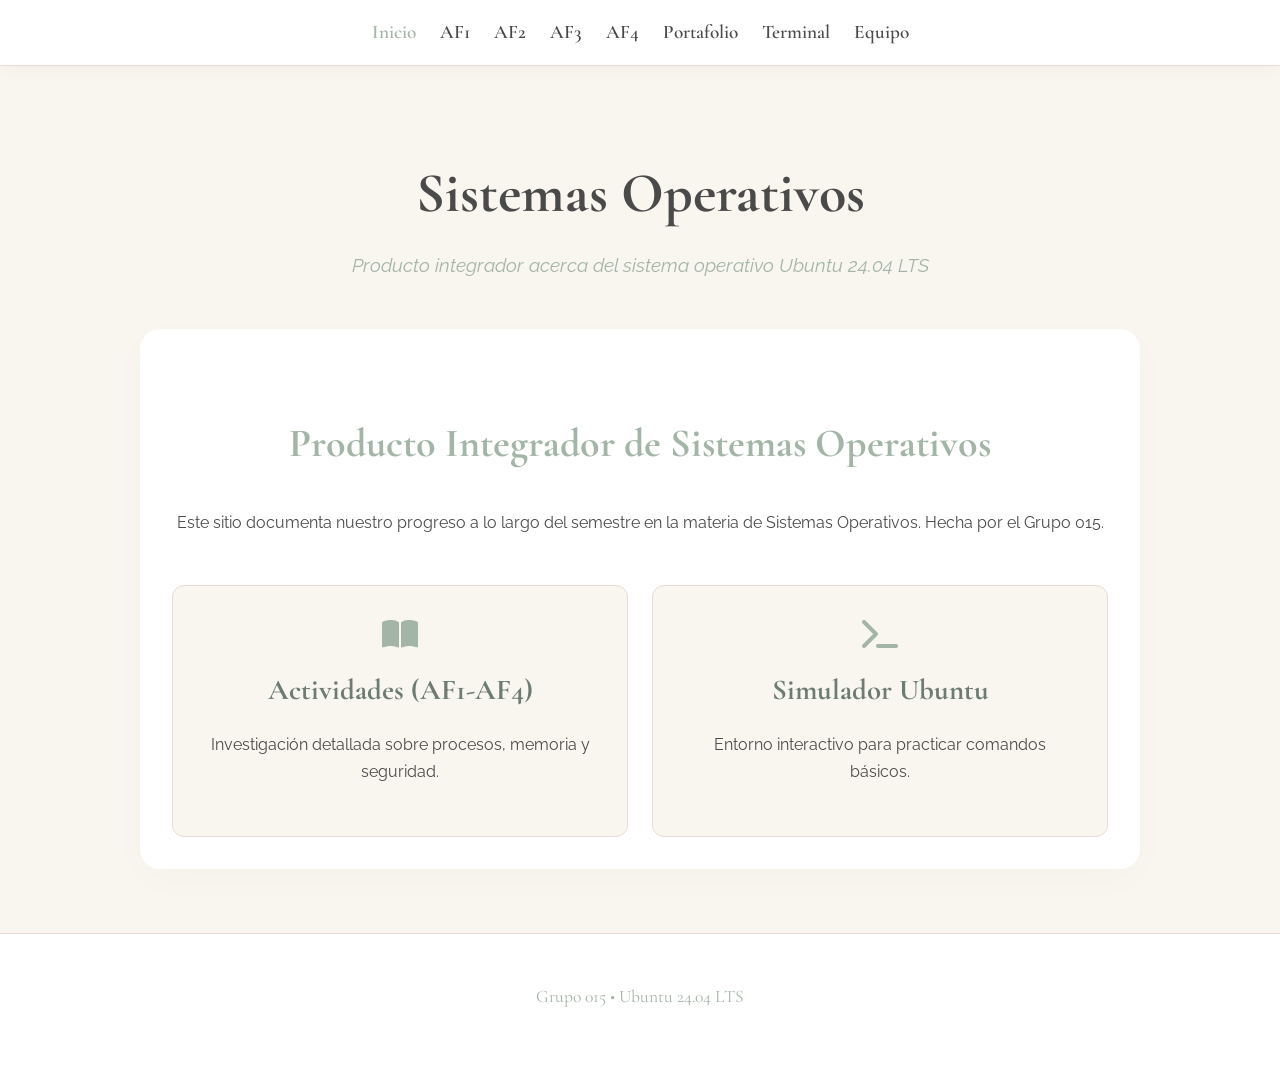
<file: index.html>
<!DOCTYPE html>
<html lang="es">
<head>
    <meta charset="UTF-8">
    <meta name="viewport" content="width=device-width, initial-scale=1.0">
    <title>Sistemas Operativos | Portafolio</title>
    <link rel="stylesheet" href="style.css">
    <link rel="stylesheet" href="https://cdnjs.cloudflare.com/ajax/libs/font-awesome/6.4.0/css/all.min.css">
</head>
<body>
    <nav>
        <a href="index.html" class="active">Inicio</a>
        <a href="af1.html">AF1</a>
        <a href="af2.html">AF2</a>
        <a href="af3.html">AF3</a>
        <a href="af4.html">AF4</a>
        <a href="actividades.html">Portafolio</a>
        <a href="terminal.html">Terminal</a>
        <a href="equipo.html">Equipo</a>
    </nav>

    <header>
        <h1>Sistemas Operativos</h1>
        <p class="subtitle">Producto integrador acerca del sistema operativo Ubuntu 24.04 LTS</p>
    </header>

    <main style="text-align: center;">
        <h2 style="border:none;">Producto Integrador de Sistemas Operativos</h2>
        <p>Este sitio documenta nuestro progreso a lo largo del semestre en la materia de Sistemas Operativos. Hecha por el Grupo 015.</p>
        <div class="grid" style="margin-top: 3rem;">
            <div class="card">
                <a href="actividades.html" style="text-decoration: none; color: inherit;">
                    <i class="fa-solid fa-book-open" style="font-size:2rem; color:var(--detail-color); margin-bottom:1rem;"></i>
                    <h3 style="margin-top:0;">Actividades (AF1-AF4)</h3>
                    <p>Investigación detallada sobre procesos, memoria y seguridad.</p>
                </a>
            </div>
            <div class="card">
                <a href="terminal.html" style="text-decoration: none; color: inherit;">
                <i class="fa-solid fa-terminal" style="font-size:2rem; color:var(--detail-color); margin-bottom:1rem;"></i>
                <h3 style="margin-top:0;">Simulador Ubuntu</h3>
                <p>Entorno interactivo para practicar comandos básicos.</p>
                </a>
            </div>
        </div>
    </main>

    <footer>
        <p>Grupo 015 • Ubuntu 24.04 LTS</p>
    </footer>
</body>
</html>
</file>
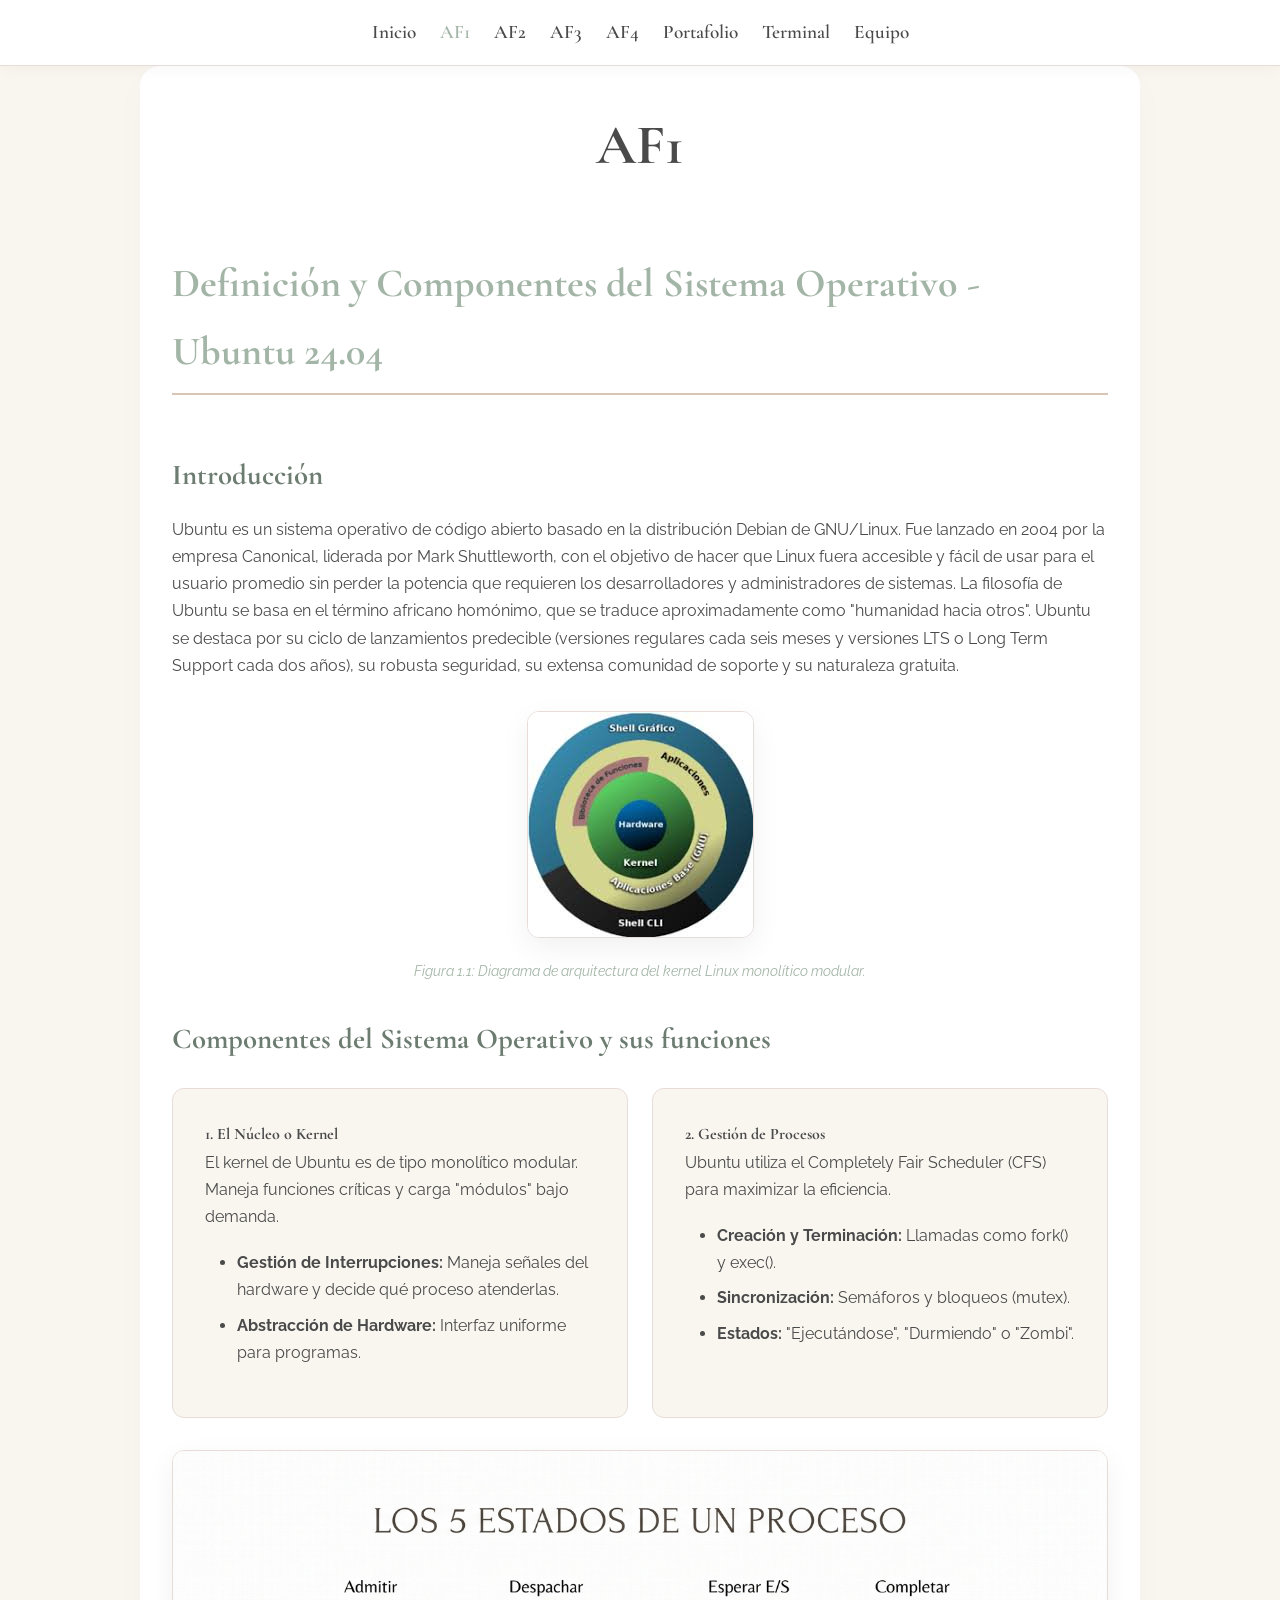
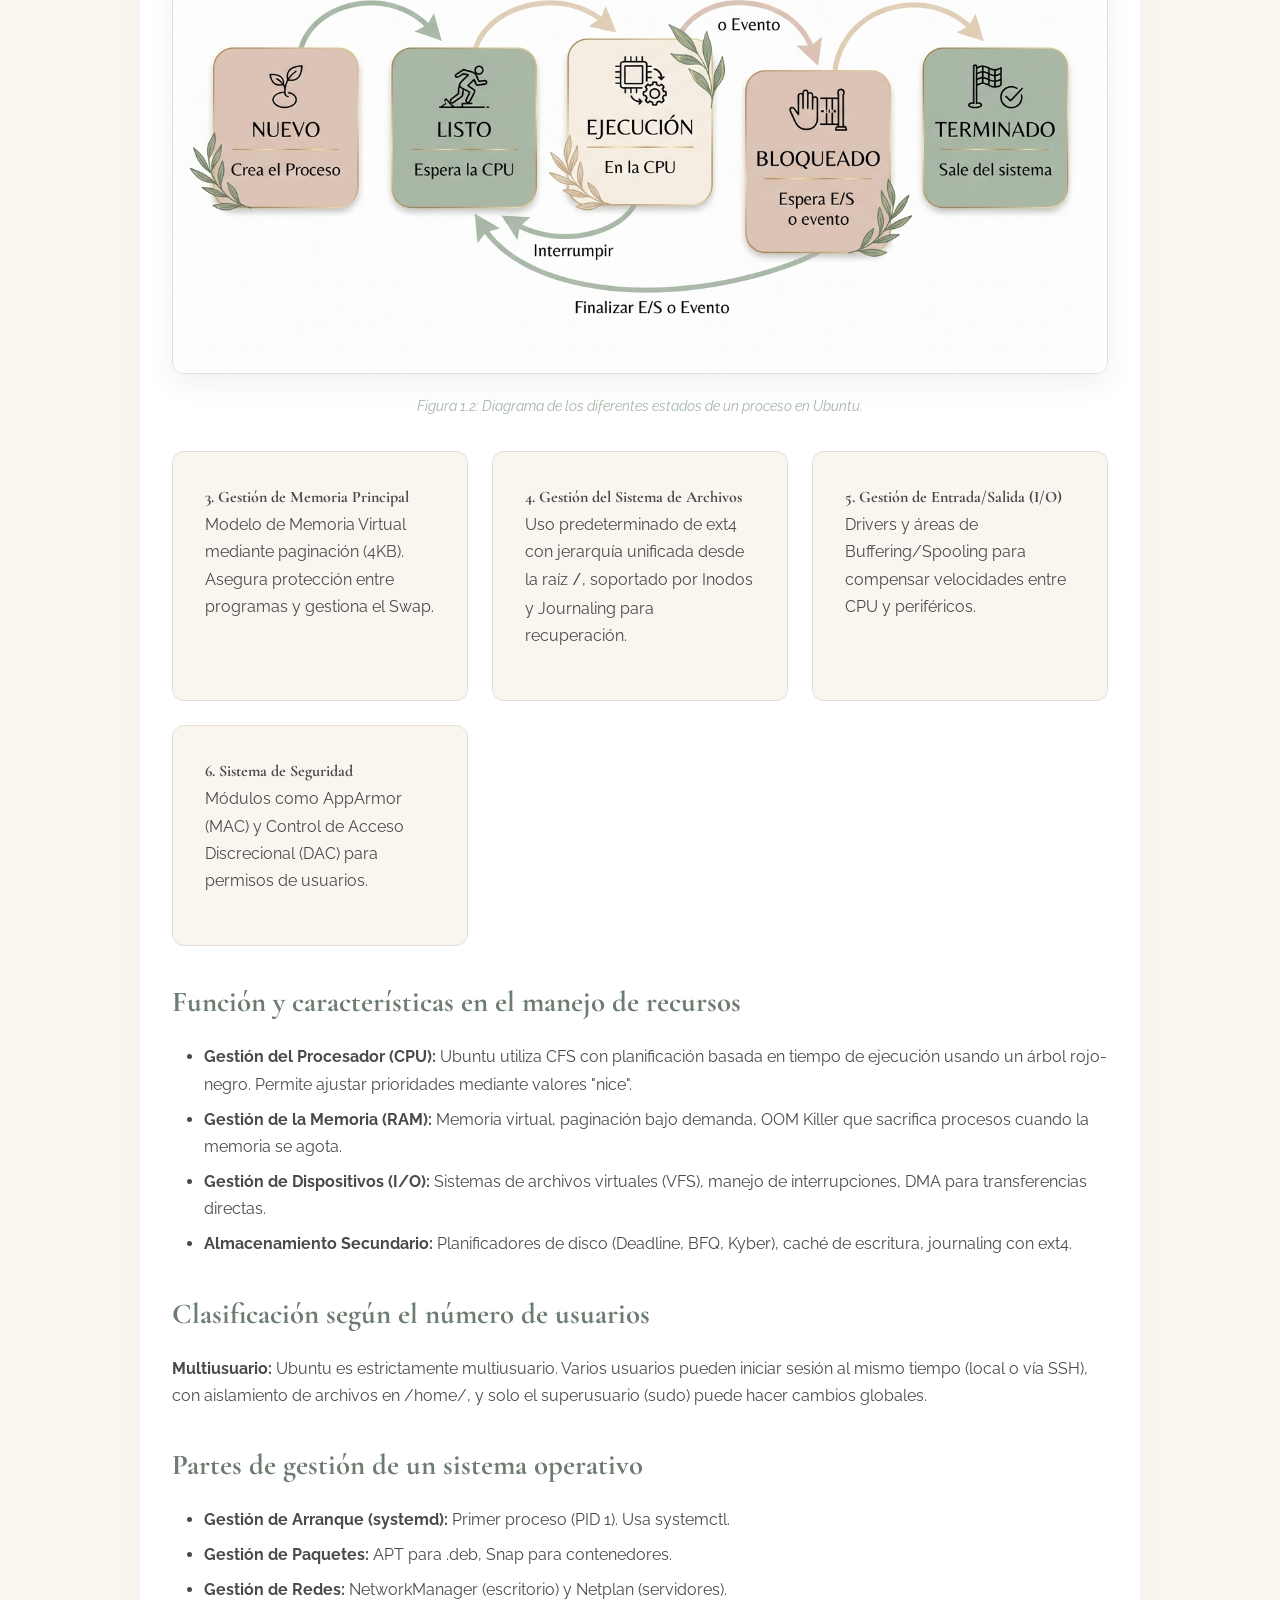
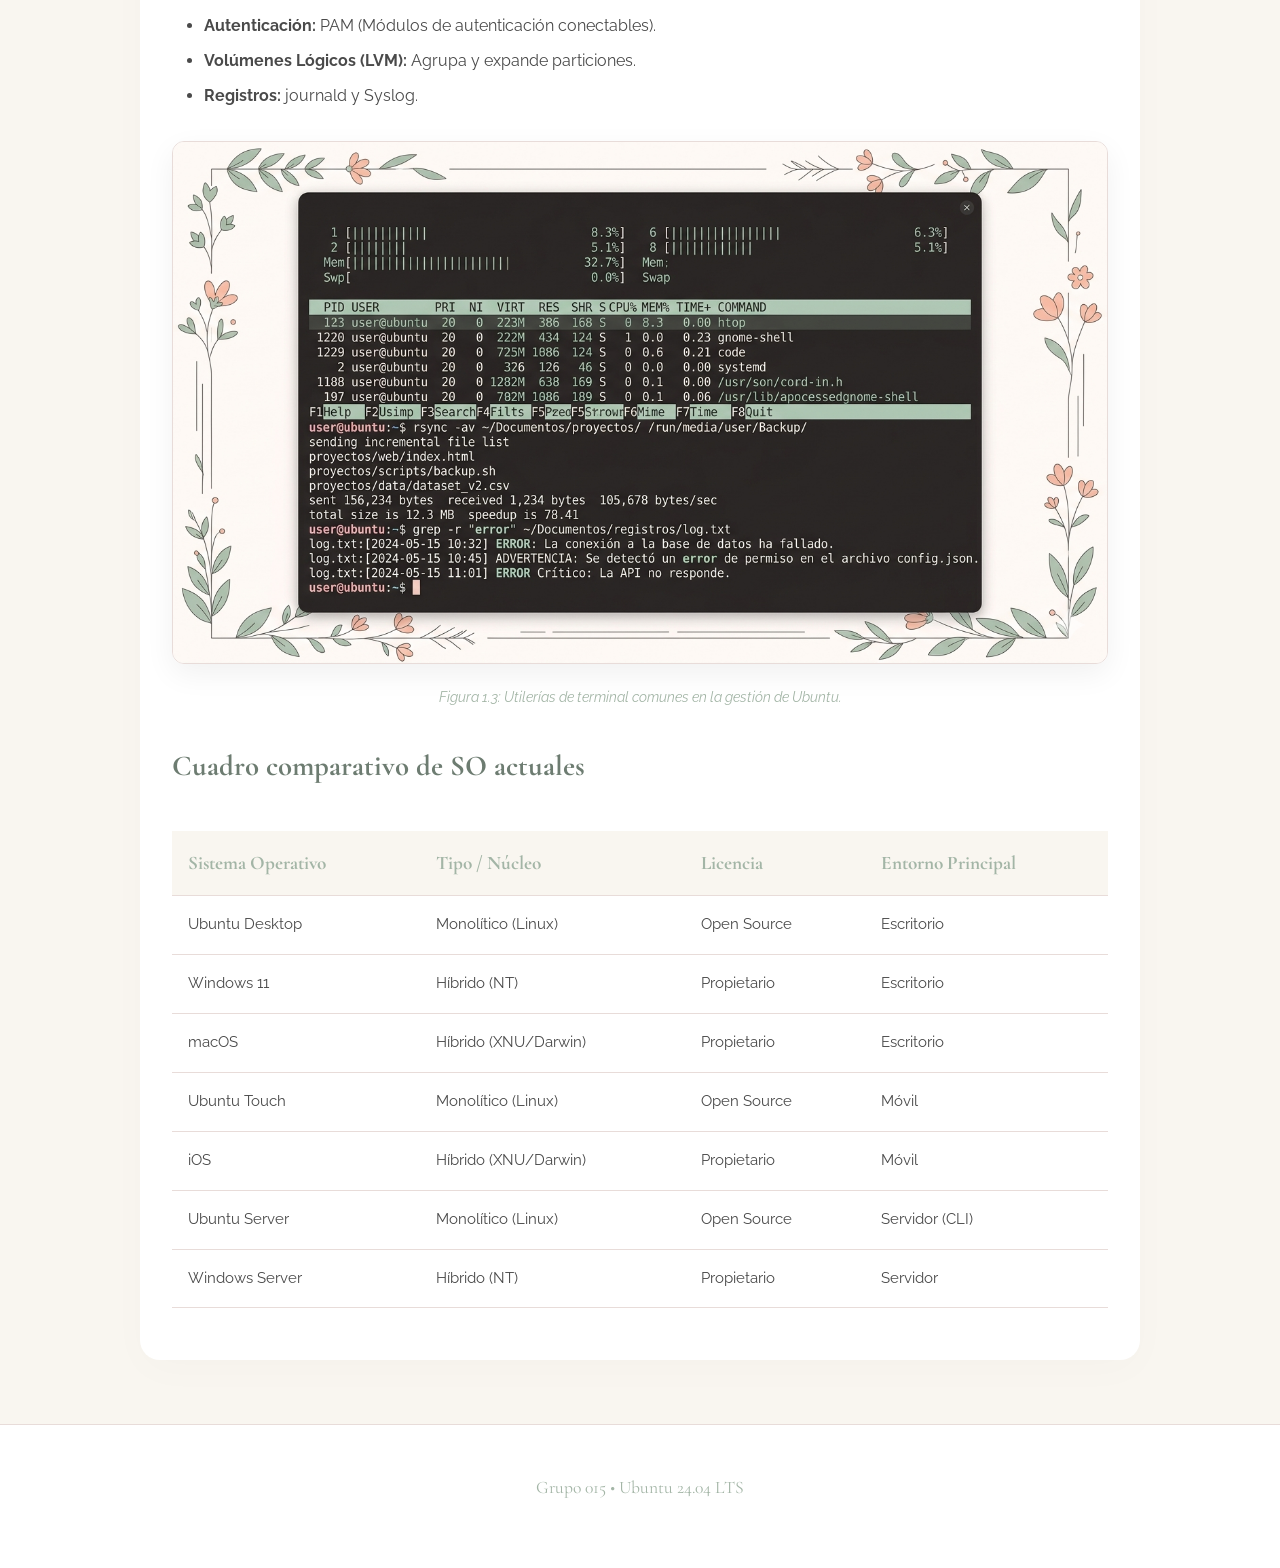
<file: af1.html>
<!DOCTYPE html>
<html lang="es">
<head>
    <meta charset="UTF-8">
    <meta name="viewport" content="width=device-width, initial-scale=1.0">
    <title>AF1 | Sistemas Operativos</title>
    <link rel="stylesheet" href="style.css">
</head>
<body>
    <nav>
        <a href="index.html">Inicio</a>
        <a href="af1.html" class="active">AF1</a>
        <a href="af2.html">AF2</a>
        <a href="af3.html">AF3</a>
        <a href="af4.html">AF4</a>
        <a href="actividades.html">Portafolio</a>
        <a href="terminal.html">Terminal</a>
        <a href="equipo.html">Equipo</a>
    </nav>

    <main>
        <h1>AF1</h1>
        <h2>Definición y Componentes del Sistema Operativo - Ubuntu 24.04</h2>
        
        <h3>Introducción</h3>
        <p>Ubuntu es un sistema operativo de código abierto basado en la distribución Debian de GNU/Linux. Fue lanzado en 2004 por la empresa Canonical, liderada por Mark Shuttleworth, con el objetivo de hacer que Linux fuera accesible y fácil de usar para el usuario promedio sin perder la potencia que requieren los desarrolladores y administradores de sistemas. La filosofía de Ubuntu se basa en el término africano homónimo, que se traduce aproximadamente como "humanidad hacia otros". Ubuntu se destaca por su ciclo de lanzamientos predecible (versiones regulares cada seis meses y versiones LTS o Long Term Support cada dos años), su robusta seguridad, su extensa comunidad de soporte y su naturaleza gratuita.</p>

        <figure class="image-wrapper">
            <img src="Video e imágenes/images.jpg" alt="Diagrama de arquitectura del kernel Linux monolítico modular">
            <figcaption>Figura 1.1: Diagrama de arquitectura del kernel Linux monolítico modular.</figcaption>
        </figure>

        <h3>Componentes del Sistema Operativo y sus funciones</h3>
        
        <div class="grid">
            <div class="card">
                <h4>1. El Núcleo o Kernel</h4>
                <p>El kernel de Ubuntu es de tipo monolítico modular. Maneja funciones críticas y carga "módulos" bajo demanda.</p>
                <ul>
                    <li><strong>Gestión de Interrupciones:</strong> Maneja señales del hardware y decide qué proceso atenderlas.</li>
                    <li><strong>Abstracción de Hardware:</strong> Interfaz uniforme para programas.</li>
                </ul>
            </div>
            <div class="card">
                <h4>2. Gestión de Procesos</h4>
                <p>Ubuntu utiliza el Completely Fair Scheduler (CFS) para maximizar la eficiencia.</p>
                <ul>
                    <li><strong>Creación y Terminación:</strong> Llamadas como fork() y exec().</li>
                    <li><strong>Sincronización:</strong> Semáforos y bloqueos (mutex).</li>
                    <li><strong>Estados:</strong> "Ejecutándose", "Durmiendo" o "Zombi".</li>
                </ul>
            </div>
        </div>

        <figure class="image-wrapper">
            <img src="Video e imágenes/imagen-af1-estados-proceso.jpg.png" alt="Diagrama de estados de un proceso (nuevo, listo, ejecución, bloqueado, terminado)">
            <figcaption>Figura 1.2: Diagrama de los diferentes estados de un proceso en Ubuntu.</figcaption>
        </figure>

        <div class="grid">
            <div class="card">
                <h4>3. Gestión de Memoria Principal</h4>
                <p>Modelo de Memoria Virtual mediante paginación (4KB). Asegura protección entre programas y gestiona el Swap.</p>
            </div>
            <div class="card">
                <h4>4. Gestión del Sistema de Archivos</h4>
                <p>Uso predeterminado de ext4 con jerarquía unificada desde la raíz <code>/</code>, soportado por Inodos y Journaling para recuperación.</p>
            </div>
            <div class="card">
                <h4>5. Gestión de Entrada/Salida (I/O)</h4>
                <p>Drivers y áreas de Buffering/Spooling para compensar velocidades entre CPU y periféricos.</p>
            </div>
            <div class="card">
                <h4>6. Sistema de Seguridad</h4>
                <p>Módulos como AppArmor (MAC) y Control de Acceso Discrecional (DAC) para permisos de usuarios.</p>
            </div>
        </div>

        <h3>Función y características en el manejo de recursos</h3>
        <ul>
            <li><strong>Gestión del Procesador (CPU):</strong> Ubuntu utiliza CFS con planificación basada en tiempo de ejecución usando un árbol rojo-negro. Permite ajustar prioridades mediante valores "nice".</li>
            <li><strong>Gestión de la Memoria (RAM):</strong> Memoria virtual, paginación bajo demanda, OOM Killer que sacrifica procesos cuando la memoria se agota.</li>
            <li><strong>Gestión de Dispositivos (I/O):</strong> Sistemas de archivos virtuales (VFS), manejo de interrupciones, DMA para transferencias directas.</li>
            <li><strong>Almacenamiento Secundario:</strong> Planificadores de disco (Deadline, BFQ, Kyber), caché de escritura, journaling con ext4.</li>
        </ul>

        <h3>Clasificación según el número de usuarios</h3>
        <p><strong>Multiusuario:</strong> Ubuntu es estrictamente multiusuario. Varios usuarios pueden iniciar sesión al mismo tiempo (local o vía SSH), con aislamiento de archivos en /home/, y solo el superusuario (sudo) puede hacer cambios globales.</p>

        <h3>Partes de gestión de un sistema operativo</h3>
        <ul>
            <li><strong>Gestión de Arranque (systemd):</strong> Primer proceso (PID 1). Usa systemctl.</li>
            <li><strong>Gestión de Paquetes:</strong> APT para .deb, Snap para contenedores.</li>
            <li><strong>Gestión de Redes:</strong> NetworkManager (escritorio) y Netplan (servidores).</li>
            <li><strong>Autenticación:</strong> PAM (Módulos de autenticación conectables).</li>
            <li><strong>Volúmenes Lógicos (LVM):</strong> Agrupa y expande particiones.</li>
            <li><strong>Registros:</strong> journald y Syslog.</li>
        </ul>

        <figure class="image-wrapper">
            <img src="Video e imágenes/imagen-af1-utilities.jpg.png" alt="Captura de terminal mostrando comandos htop, rsync, grep">
            <figcaption>Figura 1.3: Utilerías de terminal comunes en la gestión de Ubuntu.</figcaption>
        </figure>

        <h3>Cuadro comparativo de SO actuales</h3>
        <div style="overflow-x: auto;">
            <table>
                <tr>
                    <th>Sistema Operativo</th>
                    <th>Tipo / Núcleo</th>
                    <th>Licencia</th>
                    <th>Entorno Principal</th>
                </tr>
                <tr>
                    <td>Ubuntu Desktop</td>
                    <td>Monolítico (Linux)</td>
                    <td>Open Source</td>
                    <td>Escritorio</td>
                </tr>
                <tr>
                    <td>Windows 11</td>
                    <td>Híbrido (NT)</td>
                    <td>Propietario</td>
                    <td>Escritorio</td>
                </tr>
                <tr>
                    <td>macOS</td>
                    <td>Híbrido (XNU/Darwin)</td>
                    <td>Propietario</td>
                    <td>Escritorio</td>
                </tr>
                <tr>
                    <td>Ubuntu Touch</td>
                    <td>Monolítico (Linux)</td>
                    <td>Open Source</td>
                    <td>Móvil</td>
                </tr>
                <tr>
                    <td>iOS</td>
                    <td>Híbrido (XNU/Darwin)</td>
                    <td>Propietario</td>
                    <td>Móvil</td>
                </tr>
                <tr>
                    <td>Ubuntu Server</td>
                    <td>Monolítico (Linux)</td>
                    <td>Open Source</td>
                    <td>Servidor (CLI)</td>
                </tr>
                <tr>
                    <td>Windows Server</td>
                    <td>Híbrido (NT)</td>
                    <td>Propietario</td>
                    <td>Servidor</td>
                </tr>
            </table>
        </div>
    </main>

    <footer><p>Grupo 015 • Ubuntu 24.04 LTS</p></footer>
</body>
</html>
</file>
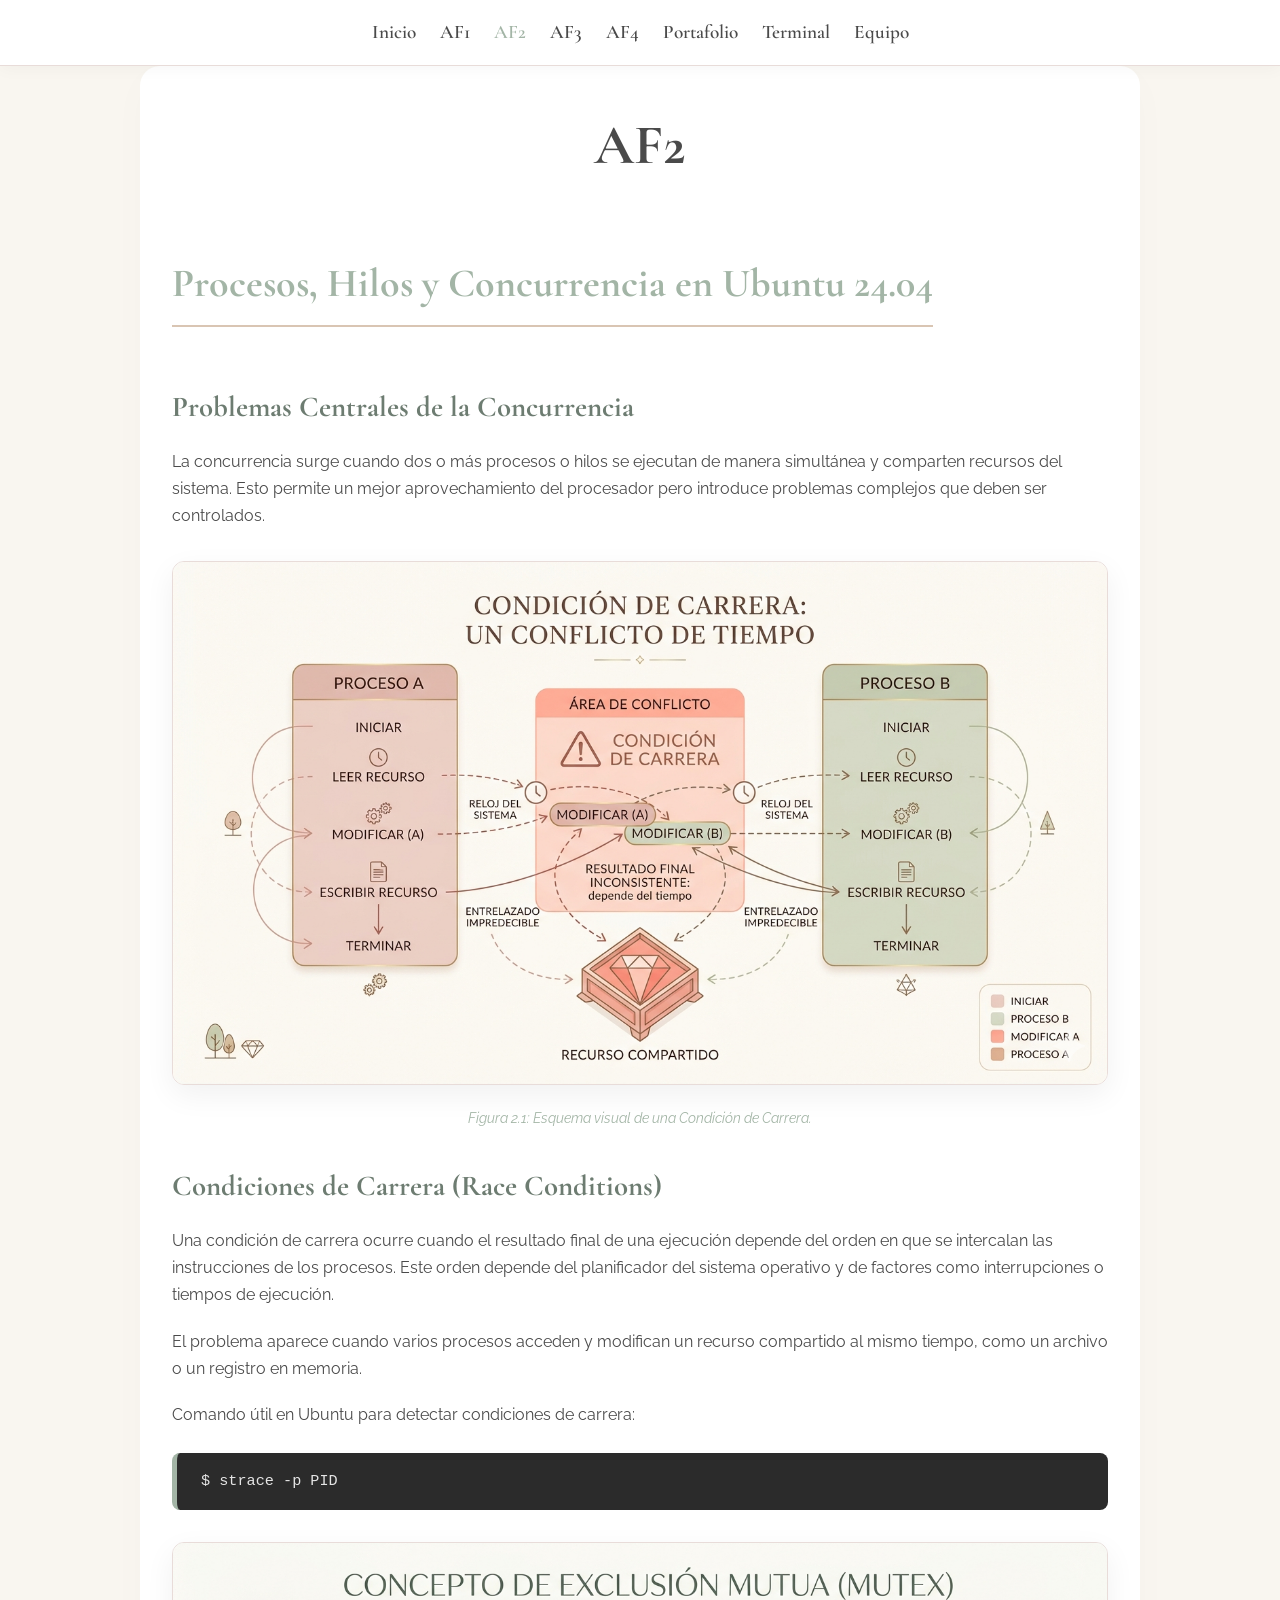
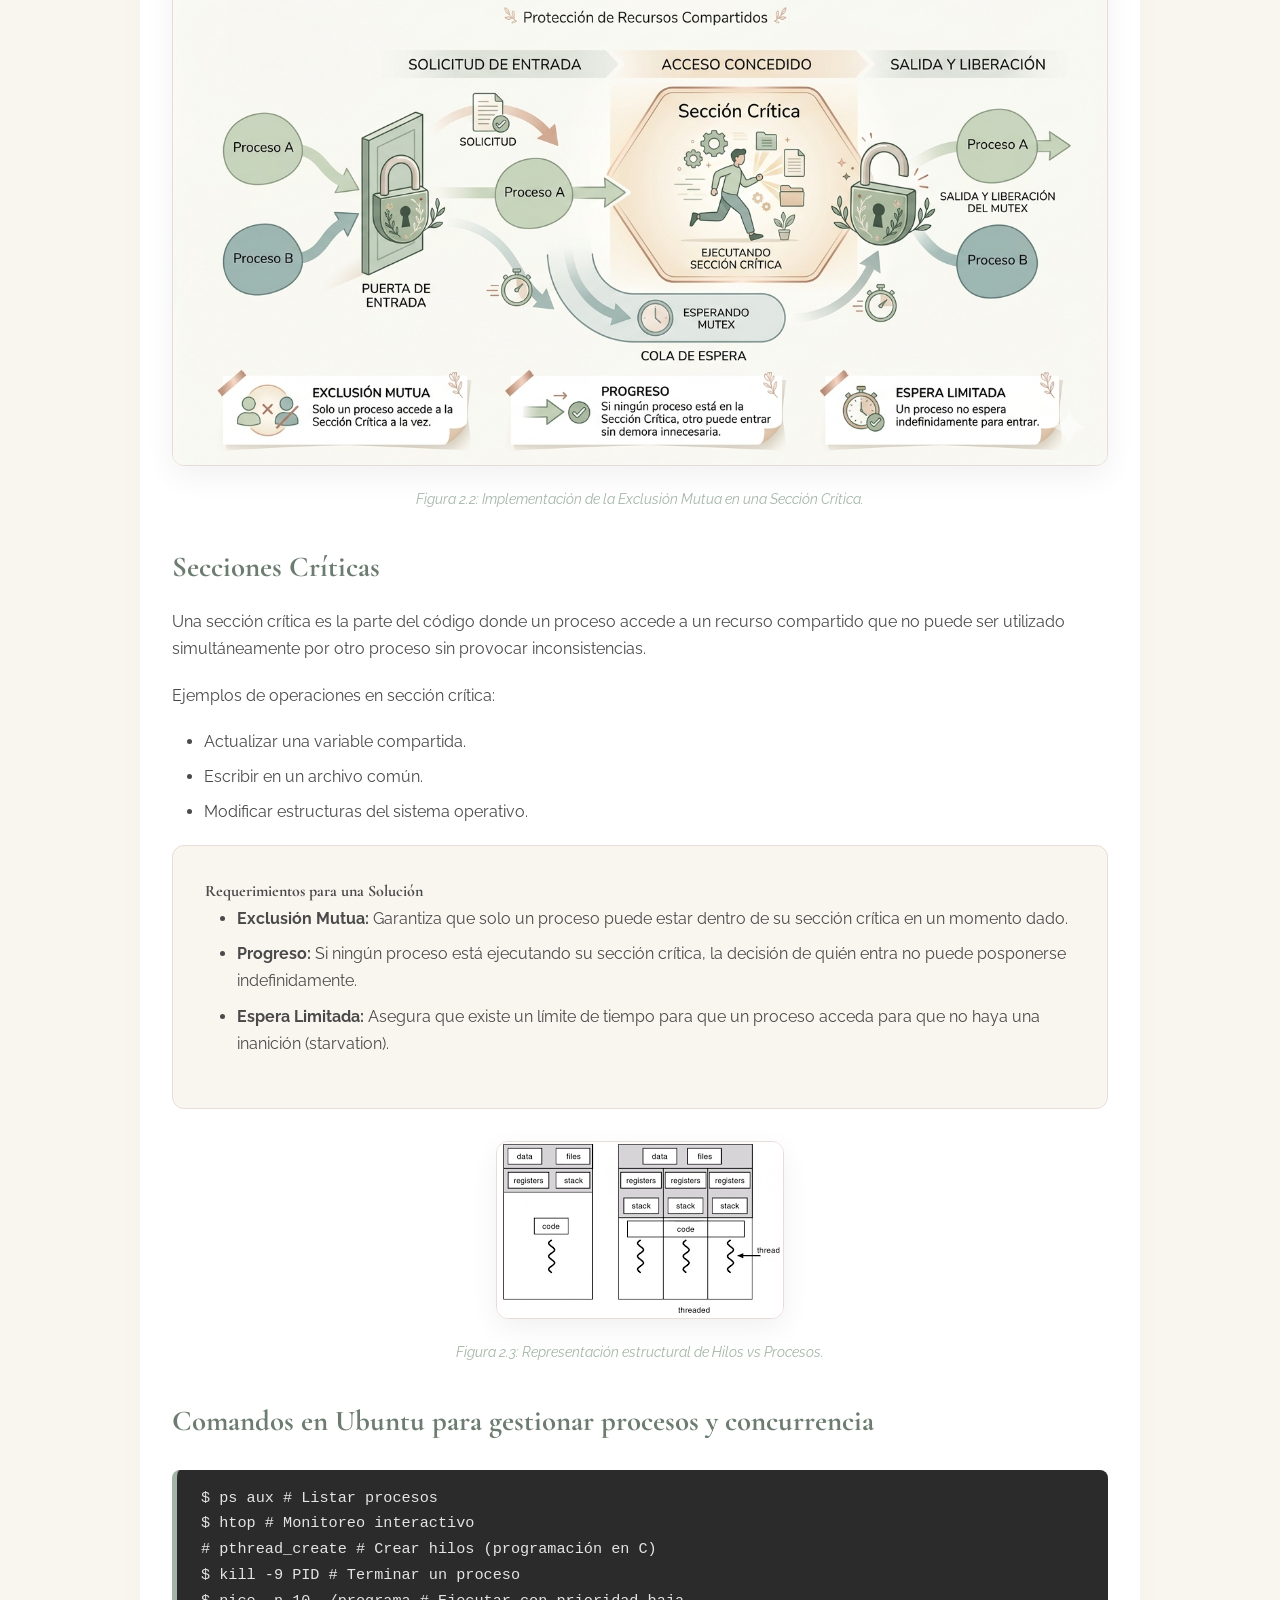
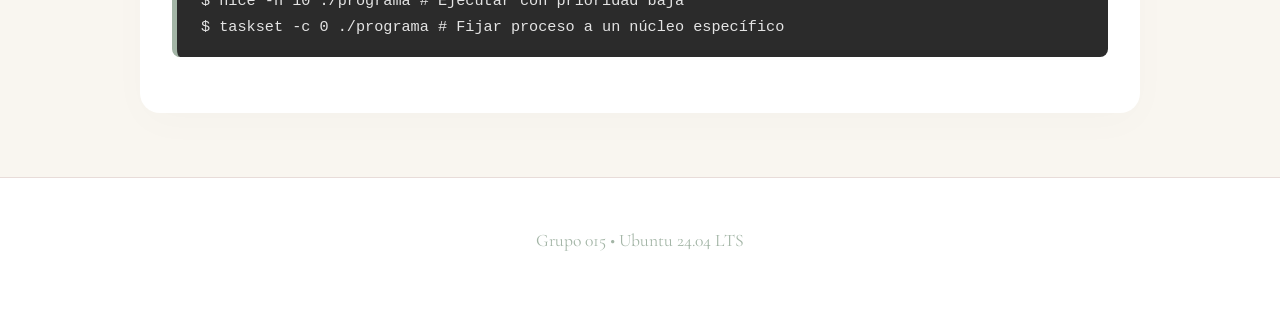
<file: af2.html>
<!DOCTYPE html>
<html lang="es">
<head>
    <meta charset="UTF-8">
    <meta name="viewport" content="width=device-width, initial-scale=1.0">
    <title>AF2 | Sistemas Operativos</title>
    <link rel="stylesheet" href="style.css">
</head>
<body>
    <nav>
        <a href="index.html">Inicio</a>
        <a href="af1.html">AF1</a>
        <a href="af2.html" class="active">AF2</a>
        <a href="af3.html">AF3</a>
        <a href="af4.html">AF4</a>
        <a href="actividades.html">Portafolio</a>
        <a href="terminal.html">Terminal</a>
        <a href="equipo.html">Equipo</a>
    </nav>

    <main>
        <h1>AF2</h1>
        <h2>Procesos, Hilos y Concurrencia en Ubuntu 24.04</h2>
        
        <h3>Problemas Centrales de la Concurrencia</h3>
        <p>La concurrencia surge cuando dos o más procesos o hilos se ejecutan de manera simultánea y comparten recursos del sistema. Esto permite un mejor aprovechamiento del procesador pero introduce problemas complejos que deben ser controlados.</p>

        <figure class="image-wrapper">
            <img src="Video e imágenes/imagen-af2-race-condition.jpg.png" alt="Esquema de condición de carrera entre dos procesos">
            <figcaption>Figura 2.1: Esquema visual de una Condición de Carrera.</figcaption>
        </figure>

        <h3>Condiciones de Carrera (Race Conditions)</h3>
        <p>Una condición de carrera ocurre cuando el resultado final de una ejecución depende del orden en que se intercalan las instrucciones de los procesos. Este orden depende del planificador del sistema operativo y de factores como interrupciones o tiempos de ejecución.</p>
        <p>El problema aparece cuando varios procesos acceden y modifican un recurso compartido al mismo tiempo, como un archivo o un registro en memoria.</p>
        
        <p>Comando útil en Ubuntu para detectar condiciones de carrera:</p>
        <div class="terminal-block">
            $ strace -p PID
        </div>
        
        <figure class="image-wrapper">
            <img src="Video e imágenes/imagen-af2-seccion-critica.jpg.png" alt="Diagrama de exclusión mutua y sección crítica">
            <figcaption>Figura 2.2: Implementación de la Exclusión Mutua en una Sección Crítica.</figcaption>
        </figure>

        <h3>Secciones Críticas</h3>
        <p>Una sección crítica es la parte del código donde un proceso accede a un recurso compartido que no puede ser utilizado simultáneamente por otro proceso sin provocar inconsistencias.</p>
        <p>Ejemplos de operaciones en sección crítica:</p>
        <ul>
            <li>Actualizar una variable compartida.</li>
            <li>Escribir en un archivo común.</li>
            <li>Modificar estructuras del sistema operativo.</li>
        </ul>

        <div class="card">
            <h4>Requerimientos para una Solución</h4>
            <ul>
                <li><strong>Exclusión Mutua:</strong> Garantiza que solo un proceso puede estar dentro de su sección crítica en un momento dado.</li>
                <li><strong>Progreso:</strong> Si ningún proceso está ejecutando su sección crítica, la decisión de quién entra no puede posponerse indefinidamente.</li>
                <li><strong>Espera Limitada:</strong> Asegura que existe un límite de tiempo para que un proceso acceda para que no haya una inanición (starvation).</li>
            </ul>
        </div>

        <figure class="image-wrapper">
            <img src="Video e imágenes/imagen-af2-hilos.jpg.png" alt="Representación de hilos vs procesos en Ubuntu">
            <figcaption>Figura 2.3: Representación estructural de Hilos vs Procesos.</figcaption>
        </figure>

        <h3>Comandos en Ubuntu para gestionar procesos y concurrencia</h3>
        <div class="terminal-block">
            $ ps aux                   # Listar procesos<br>
            $ htop                     # Monitoreo interactivo<br>
            # pthread_create           # Crear hilos (programación en C)<br>
            $ kill -9 PID              # Terminar un proceso<br>
            $ nice -n 10 ./programa    # Ejecutar con prioridad baja<br>
            $ taskset -c 0 ./programa  # Fijar proceso a un núcleo específico
        </div>
    </main>

    <footer><p>Grupo 015 • Ubuntu 24.04 LTS</p></footer>
</body>
</html>
</file>
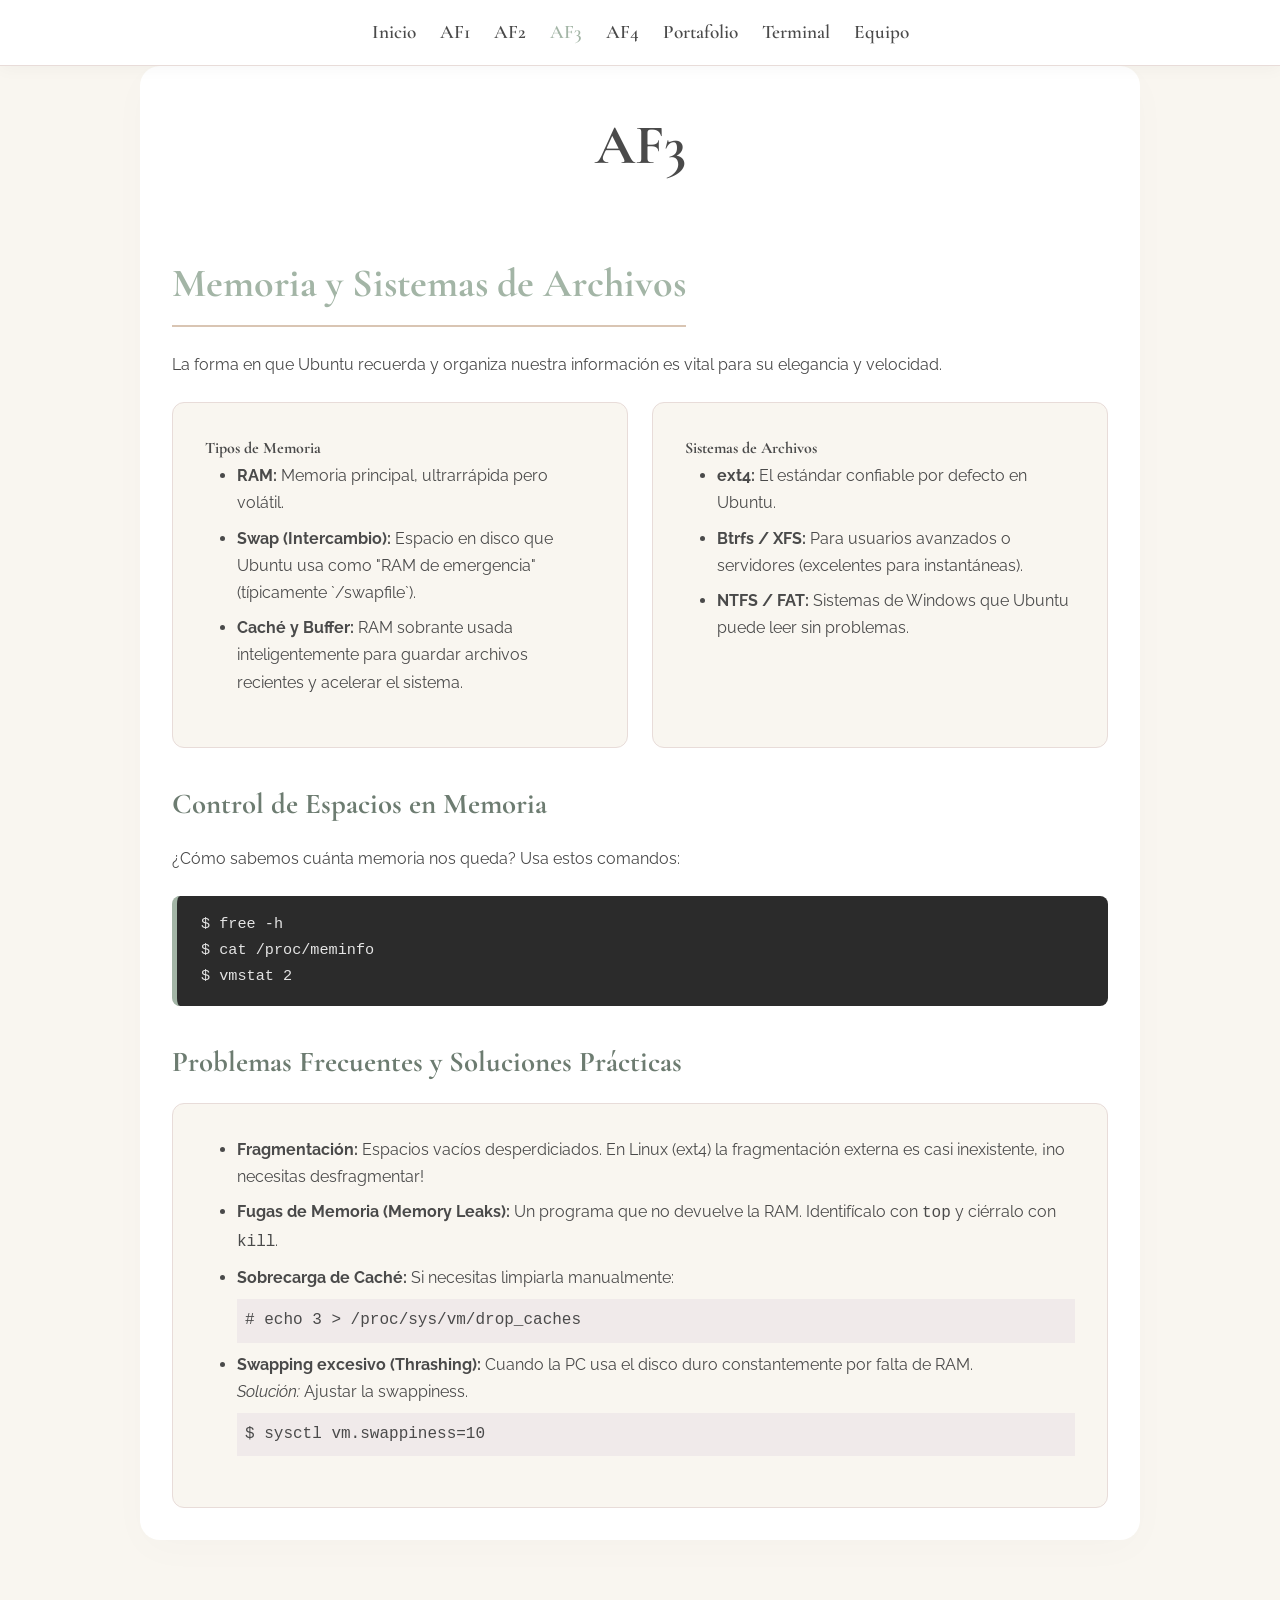
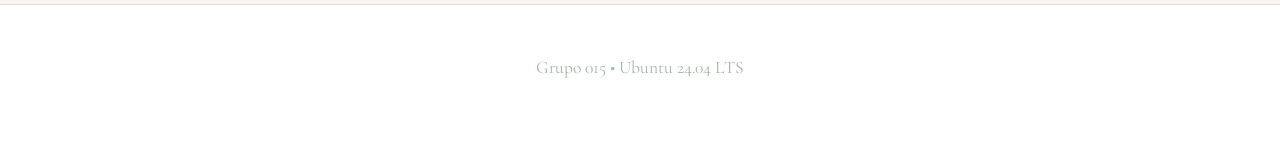
<file: af3.html>
<!DOCTYPE html>
<html lang="es">
<head>
    <meta charset="UTF-8">
    <meta name="viewport" content="width=device-width, initial-scale=1.0">
    <title>AF3 | Sistemas Operativos</title>
    <link rel="stylesheet" href="style.css">
</head>
<body>
    <nav>
        <a href="index.html">Inicio</a>
        <a href="af1.html">AF1</a>
        <a href="af2.html">AF2</a>
        <a href="af3.html" class="active">AF3</a>
        <a href="af4.html">AF4</a>
        <a href="actividades.html">Portafolio</a>
        <a href="terminal.html">Terminal</a>
        <a href="equipo.html">Equipo</a>
    </nav>

    <main>
        <h1>AF3</h1>
        <h2>Memoria y Sistemas de Archivos</h2>
        
        <p>La forma en que Ubuntu recuerda y organiza nuestra información es vital para su elegancia y velocidad.</p>

        <div class="grid">
            <div class="card">
                <h4>Tipos de Memoria</h4>
                <ul>
                    <li><strong>RAM:</strong> Memoria principal, ultrarrápida pero volátil.</li>
                    <li><strong>Swap (Intercambio):</strong> Espacio en disco que Ubuntu usa como "RAM de emergencia" (típicamente `/swapfile`).</li>
                    <li><strong>Caché y Buffer:</strong> RAM sobrante usada inteligentemente para guardar archivos recientes y acelerar el sistema.</li>
                </ul>
            </div>
            <div class="card">
                <h4>Sistemas de Archivos</h4>
                <ul>
                    <li><strong>ext4:</strong> El estándar confiable por defecto en Ubuntu.</li>
                    <li><strong>Btrfs / XFS:</strong> Para usuarios avanzados o servidores (excelentes para instantáneas).</li>
                    <li><strong>NTFS / FAT:</strong> Sistemas de Windows que Ubuntu puede leer sin problemas.</li>
                </ul>
            </div>
        </div>

        <h3>Control de Espacios en Memoria</h3>
        <p>¿Cómo sabemos cuánta memoria nos queda? Usa estos comandos:</p>
        <div class="terminal-block">
            $ free -h<br>
            $ cat /proc/meminfo<br>
            $ vmstat 2
        </div>

        <h3>Problemas Frecuentes y Soluciones Prácticas</h3>
        <div class="card">
            <ul>
                <li><strong>Fragmentación:</strong> Espacios vacíos desperdiciados. En Linux (ext4) la fragmentación externa es casi inexistente, ¡no necesitas desfragmentar!</li>
                <li><strong>Fugas de Memoria (Memory Leaks):</strong> Un programa que no devuelve la RAM. Identifícalo con <code>top</code> y ciérralo con <code>kill</code>.</li>
                <li><strong>Sobrecarga de Caché:</strong> Si necesitas limpiarla manualmente:<br>
                <code style="display:block; padding:0.5rem; background:#f0eaea; margin-top:0.5rem;"># echo 3 > /proc/sys/vm/drop_caches</code></li>
                <li><strong>Swapping excesivo (Thrashing):</strong> Cuando la PC usa el disco duro constantemente por falta de RAM.<br>
                <em>Solución:</em> Ajustar la swappiness.<br>
                <code style="display:block; padding:0.5rem; background:#f0eaea; margin-top:0.5rem;">$ sysctl vm.swappiness=10</code>
                </li>
            </ul>
        </div>
    </main>

    <footer><p>Grupo 015 • Ubuntu 24.04 LTS</p></footer>
</body>
</html>
</file>
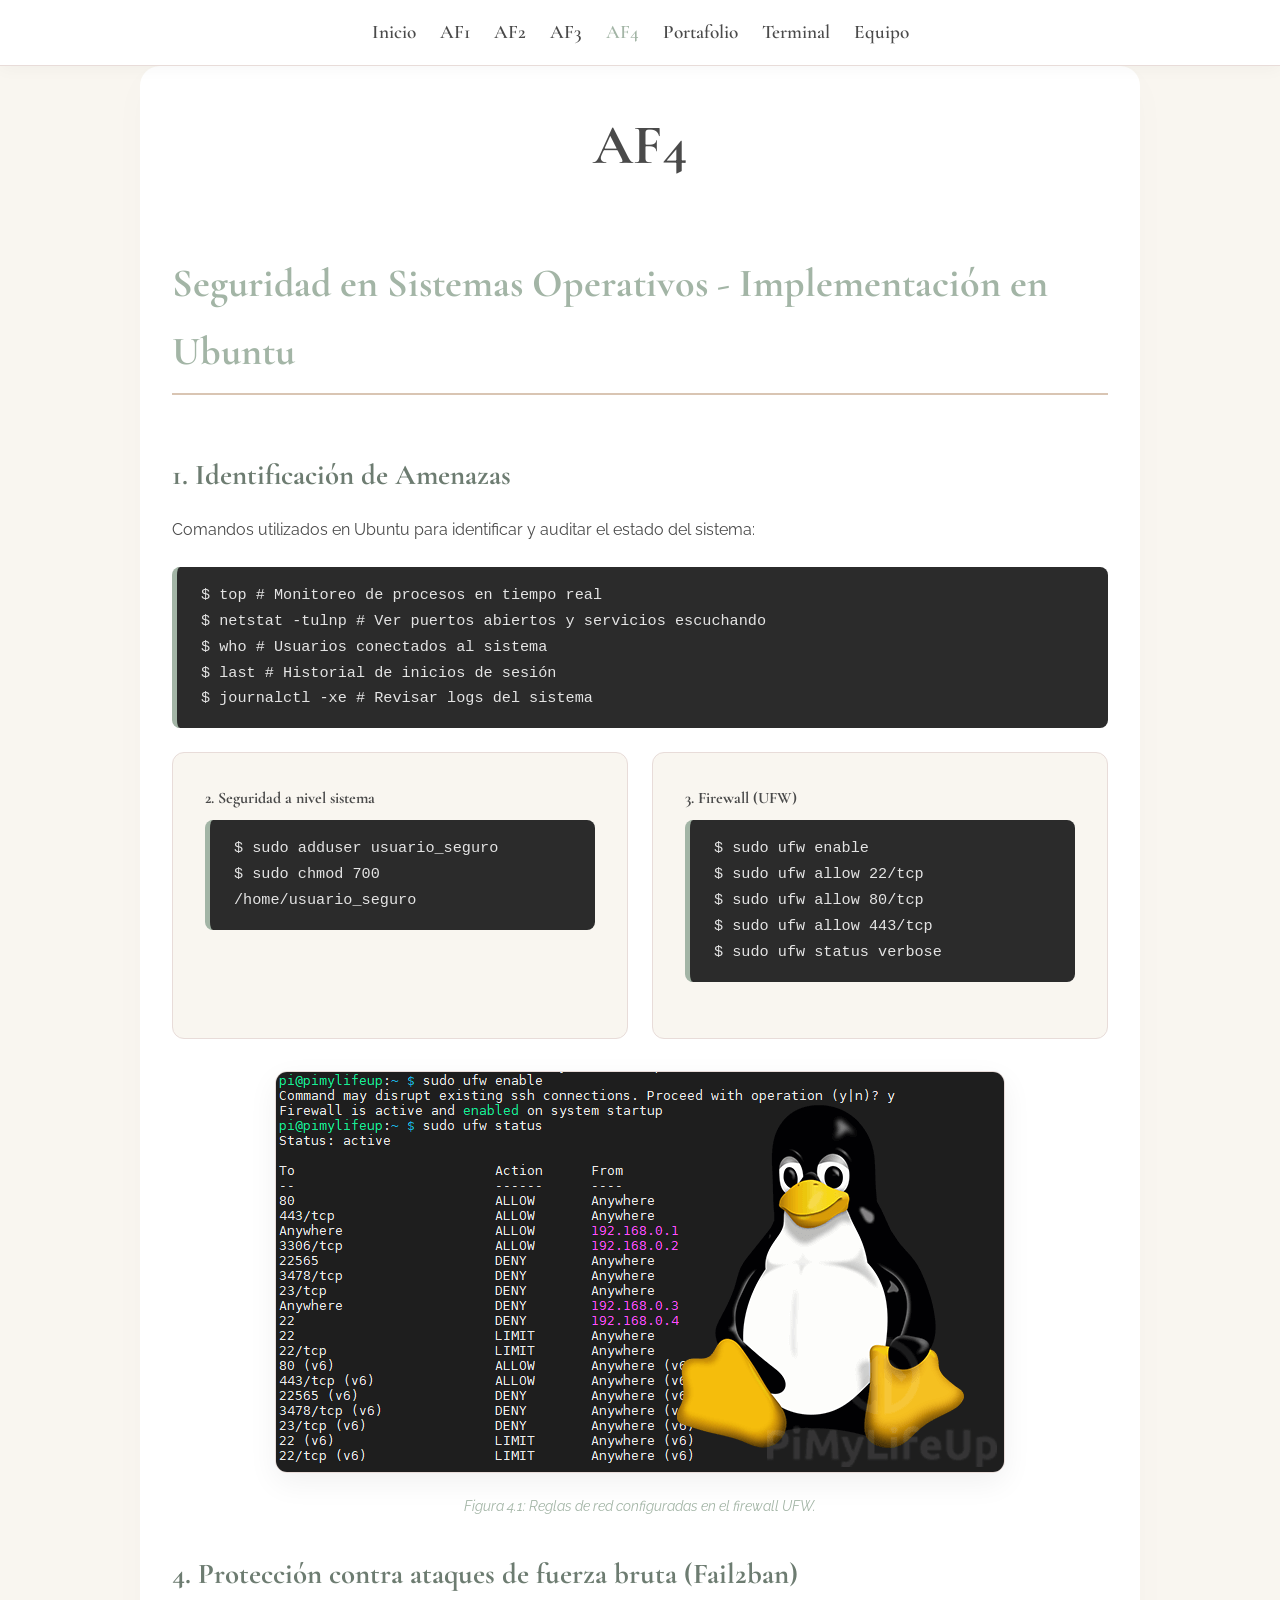
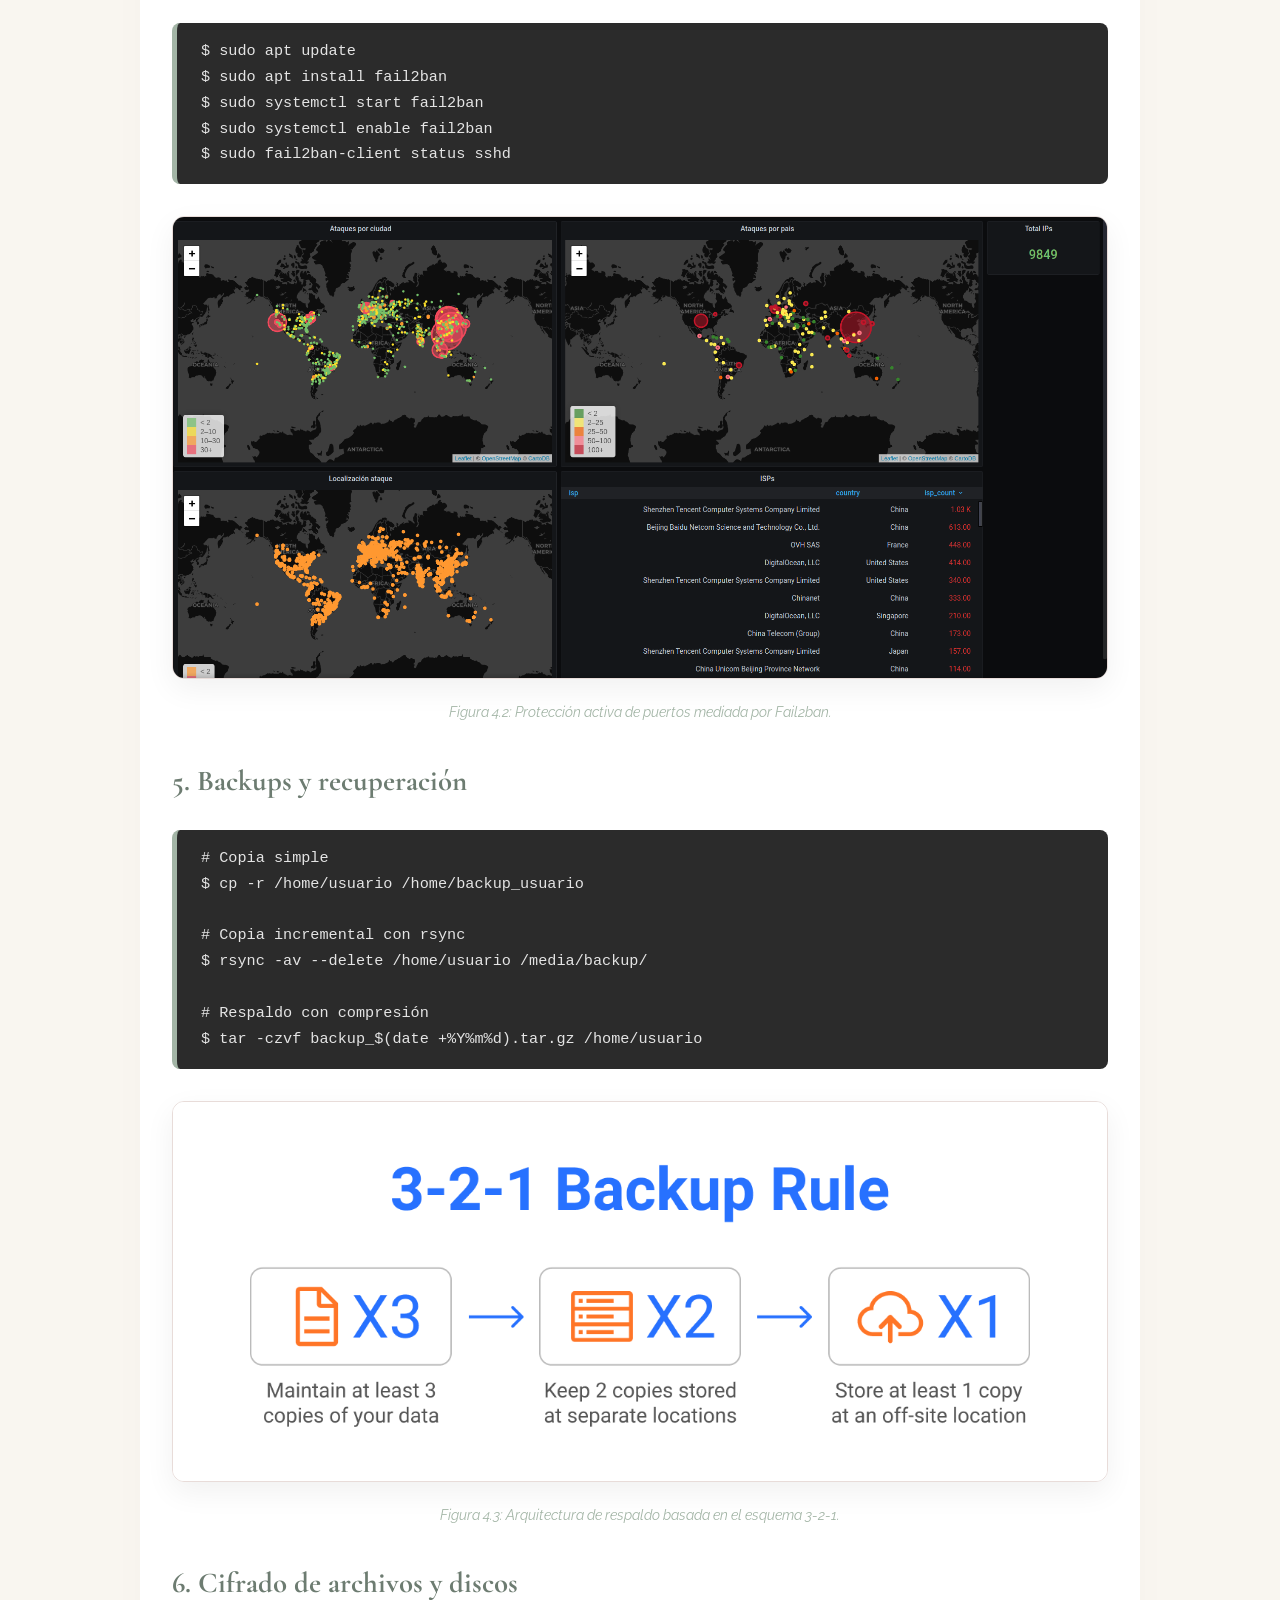
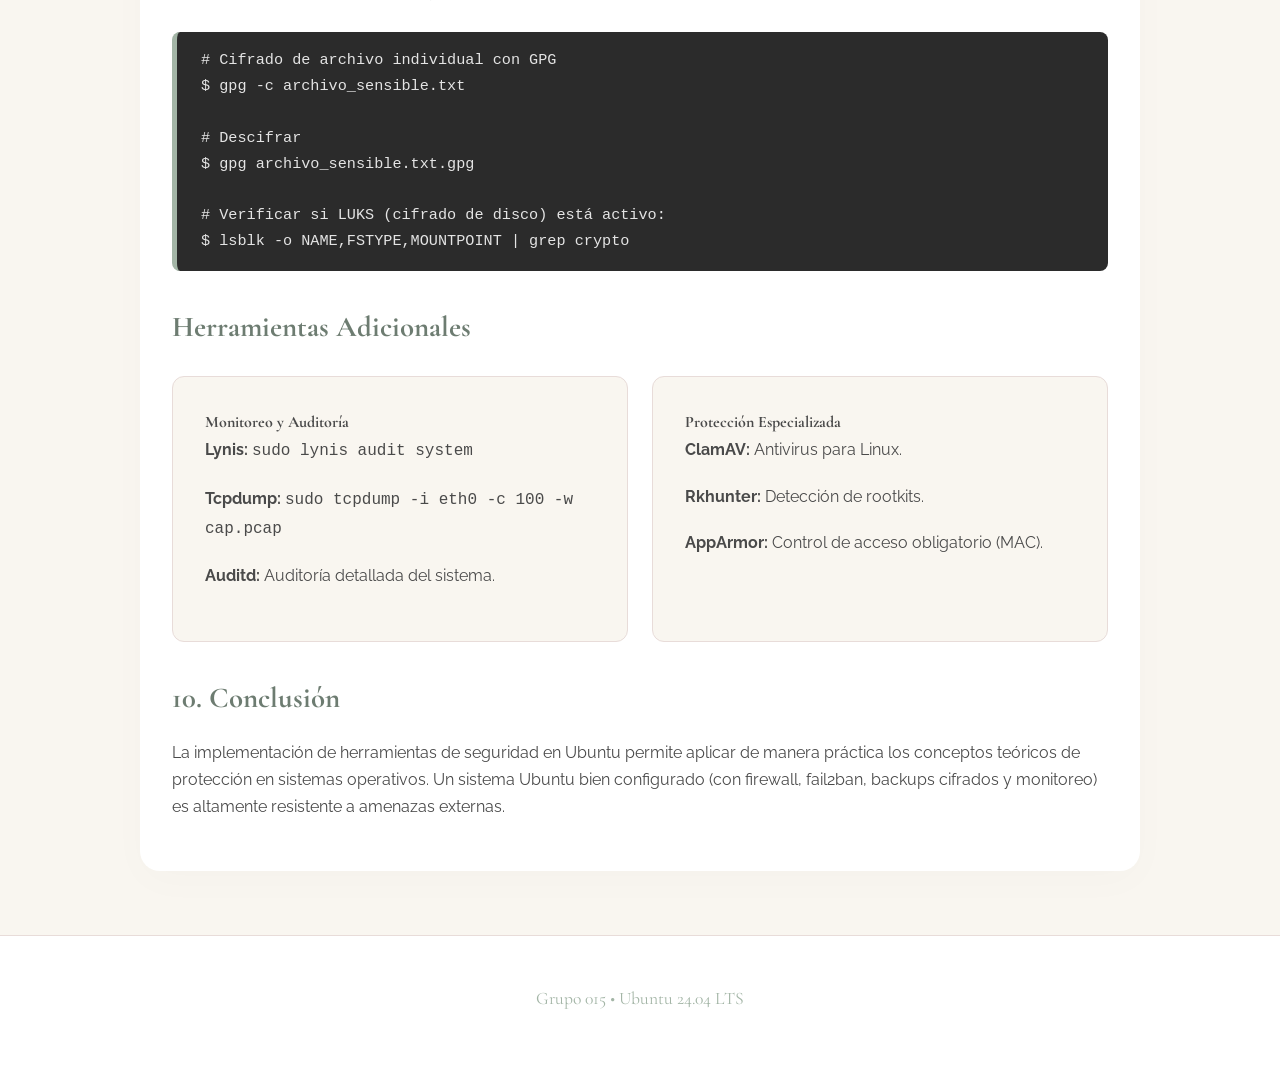
<file: af4.html>
<!DOCTYPE html>
<html lang="es">
<head>
    <meta charset="UTF-8">
    <meta name="viewport" content="width=device-width, initial-scale=1.0">
    <title>AF4 | Sistemas Operativos</title>
    <link rel="stylesheet" href="style.css">
</head>
<body>
    <nav>
        <a href="index.html">Inicio</a>
        <a href="af1.html">AF1</a>
        <a href="af2.html">AF2</a>
        <a href="af3.html">AF3</a>
        <a href="af4.html" class="active">AF4</a>
        <a href="actividades.html">Portafolio</a>
        <a href="terminal.html">Terminal</a>
        <a href="equipo.html">Equipo</a>
    </nav>

    <main>
        <h1>AF4</h1>
        <h2>Seguridad en Sistemas Operativos - Implementación en Ubuntu</h2>

        <h3>1. Identificación de Amenazas</h3>
        <p>Comandos utilizados en Ubuntu para identificar y auditar el estado del sistema:</p>
        <div class="terminal-block">
            $ top              # Monitoreo de procesos en tiempo real<br>
            $ netstat -tulnp   # Ver puertos abiertos y servicios escuchando<br>
            $ who              # Usuarios conectados al sistema<br>
            $ last             # Historial de inicios de sesión<br>
            $ journalctl -xe   # Revisar logs del sistema
        </div>

        <div class="grid">
            <div class="card">
                <h4>2. Seguridad a nivel sistema</h4>
                <div class="terminal-block" style="margin-top: 0.5rem;">
                    $ sudo adduser usuario_seguro<br>
                    $ sudo chmod 700 /home/usuario_seguro
                </div>
            </div>
            <div class="card">
                <h4>3. Firewall (UFW)</h4>
                <div class="terminal-block" style="margin-top: 0.5rem;">
                    $ sudo ufw enable<br>
                    $ sudo ufw allow 22/tcp<br>
                    $ sudo ufw allow 80/tcp<br>
                    $ sudo ufw allow 443/tcp<br>
                    $ sudo ufw status verbose
                </div>
            </div>
        </div>

        <figure class="image-wrapper">
            <img src="Video e imágenes/imagen-af4-firewall.jpg" alt="Captura de UFW mostrando reglas activas">
            <figcaption>Figura 4.1: Reglas de red configuradas en el firewall UFW.</figcaption>
        </figure>

        <h3>4. Protección contra ataques de fuerza bruta (Fail2ban)</h3>
        <div class="terminal-block">
            $ sudo apt update<br>
            $ sudo apt install fail2ban<br>
            $ sudo systemctl start fail2ban<br>
            $ sudo systemctl enable fail2ban<br>
            $ sudo fail2ban-client status sshd
        </div>

        <figure class="image-wrapper">
            <img src="Video e imágenes/imagen-af4-fail2ban.jpg" alt="Dashboard de fail2ban con puertos protegidos">
            <figcaption>Figura 4.2: Protección activa de puertos mediada por Fail2ban.</figcaption>
        </figure>

        <h3>5. Backups y recuperación</h3>
        <div class="terminal-block">
            # Copia simple<br>
            $ cp -r /home/usuario /home/backup_usuario<br><br>
            # Copia incremental con rsync<br>
            $ rsync -av --delete /home/usuario /media/backup/<br><br>
            # Respaldo con compresión<br>
            $ tar -czvf backup_$(date +%Y%m%d).tar.gz /home/usuario
        </div>

        <figure class="image-wrapper">
            <img src="Video e imágenes/imagen-af4-backup.jpg" alt="Esquema de backup 3-2-1 con rsync y cifrado">
            <figcaption>Figura 4.3: Arquitectura de respaldo basada en el esquema 3-2-1.</figcaption>
        </figure>

        <h3>6. Cifrado de archivos y discos</h3>
        <div class="terminal-block">
            # Cifrado de archivo individual con GPG<br>
            $ gpg -c archivo_sensible.txt<br><br>
            # Descifrar<br>
            $ gpg archivo_sensible.txt.gpg<br><br>
            # Verificar si LUKS (cifrado de disco) está activo:<br>
            $ lsblk -o NAME,FSTYPE,MOUNTPOINT | grep crypto
        </div>

        <h3>Herramientas Adicionales</h3>
        <div class="grid">
            <div class="card">
                <h4>Monitoreo y Auditoría</h4>
                <p><strong>Lynis:</strong> <code>sudo lynis audit system</code></p>
                <p><strong>Tcpdump:</strong> <code>sudo tcpdump -i eth0 -c 100 -w cap.pcap</code></p>
                <p><strong>Auditd:</strong> Auditoría detallada del sistema.</p>
            </div>
            <div class="card">
                <h4>Protección Especializada</h4>
                <p><strong>ClamAV:</strong> Antivirus para Linux.</p>
                <p><strong>Rkhunter:</strong> Detección de rootkits.</p>
                <p><strong>AppArmor:</strong> Control de acceso obligatorio (MAC).</p>
            </div>
        </div>

        <h3>10. Conclusión</h3>
        <p>La implementación de herramientas de seguridad en Ubuntu permite aplicar de manera práctica los conceptos teóricos de protección en sistemas operativos. Un sistema Ubuntu bien configurado (con firewall, fail2ban, backups cifrados y monitoreo) es altamente resistente a amenazas externas.</p>
    </main>

    <footer><p>Grupo 015 • Ubuntu 24.04 LTS</p></footer>
</body>
</html>
</file>
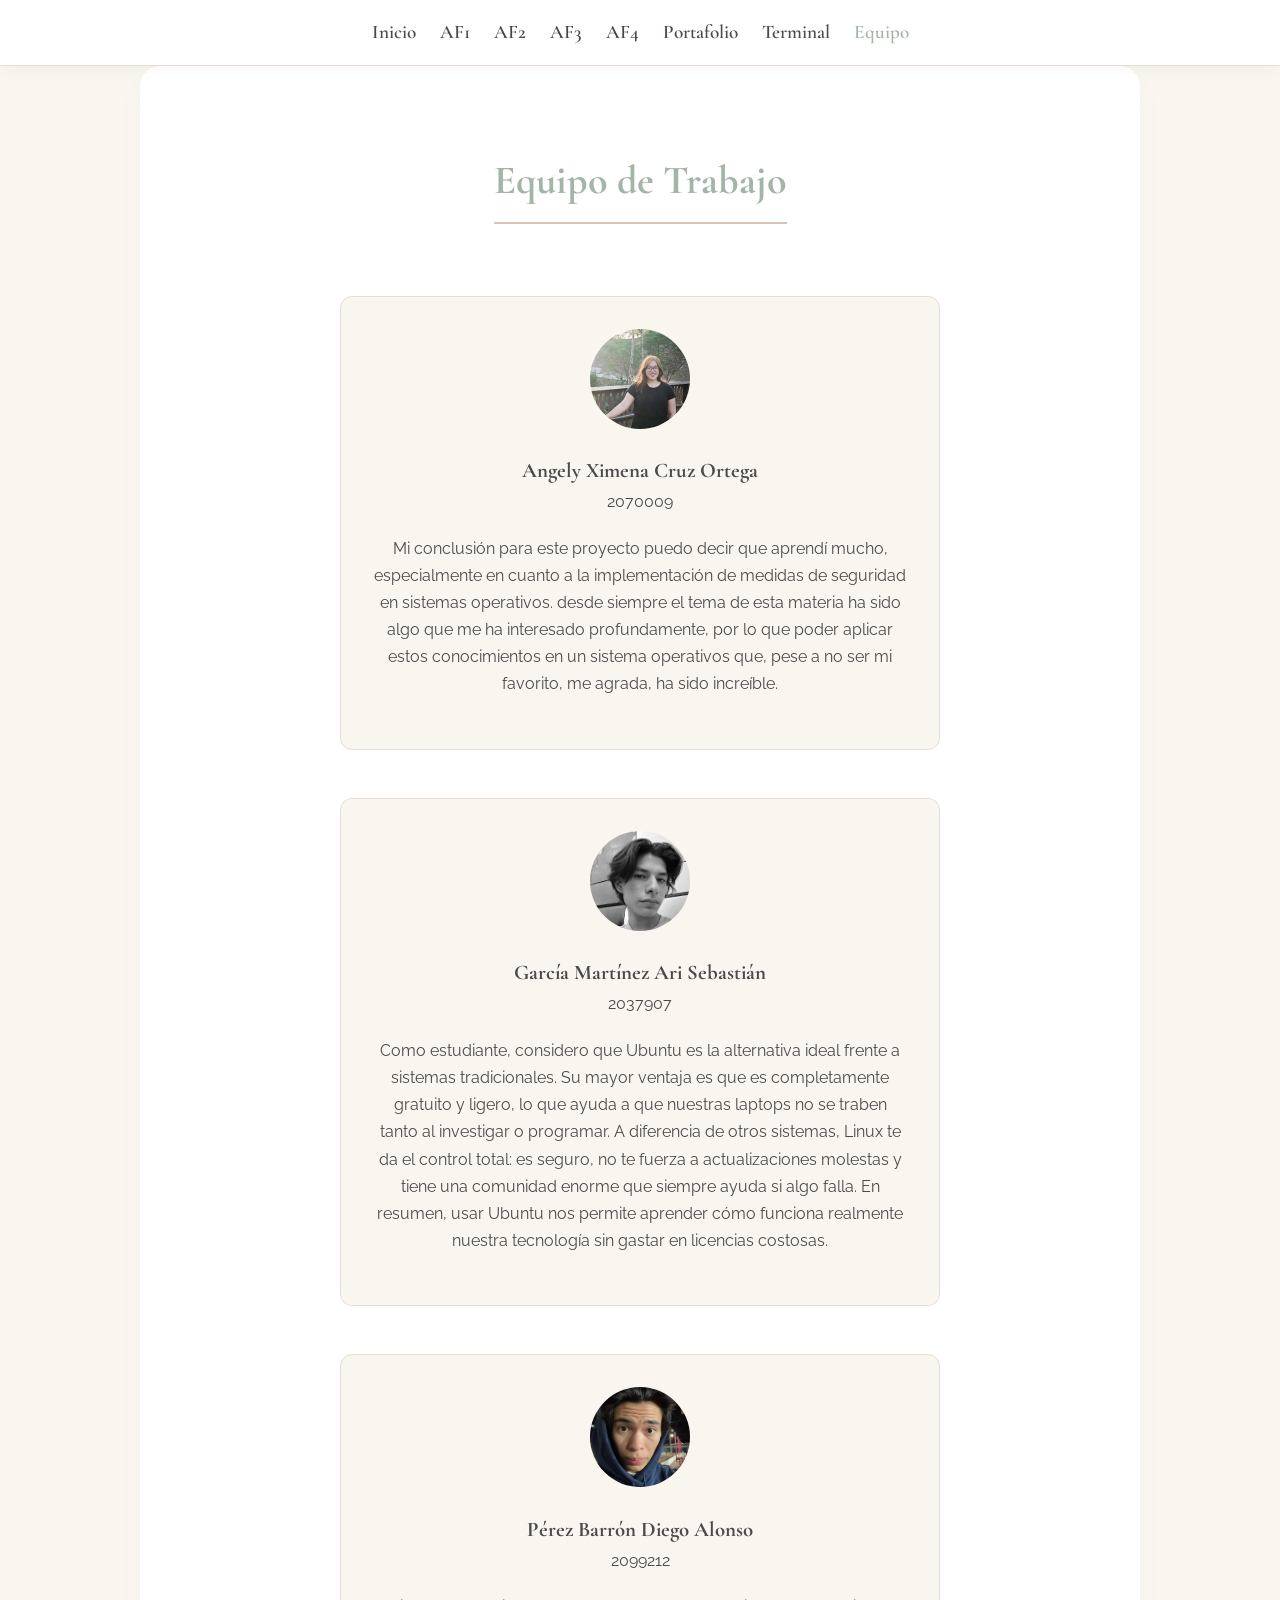
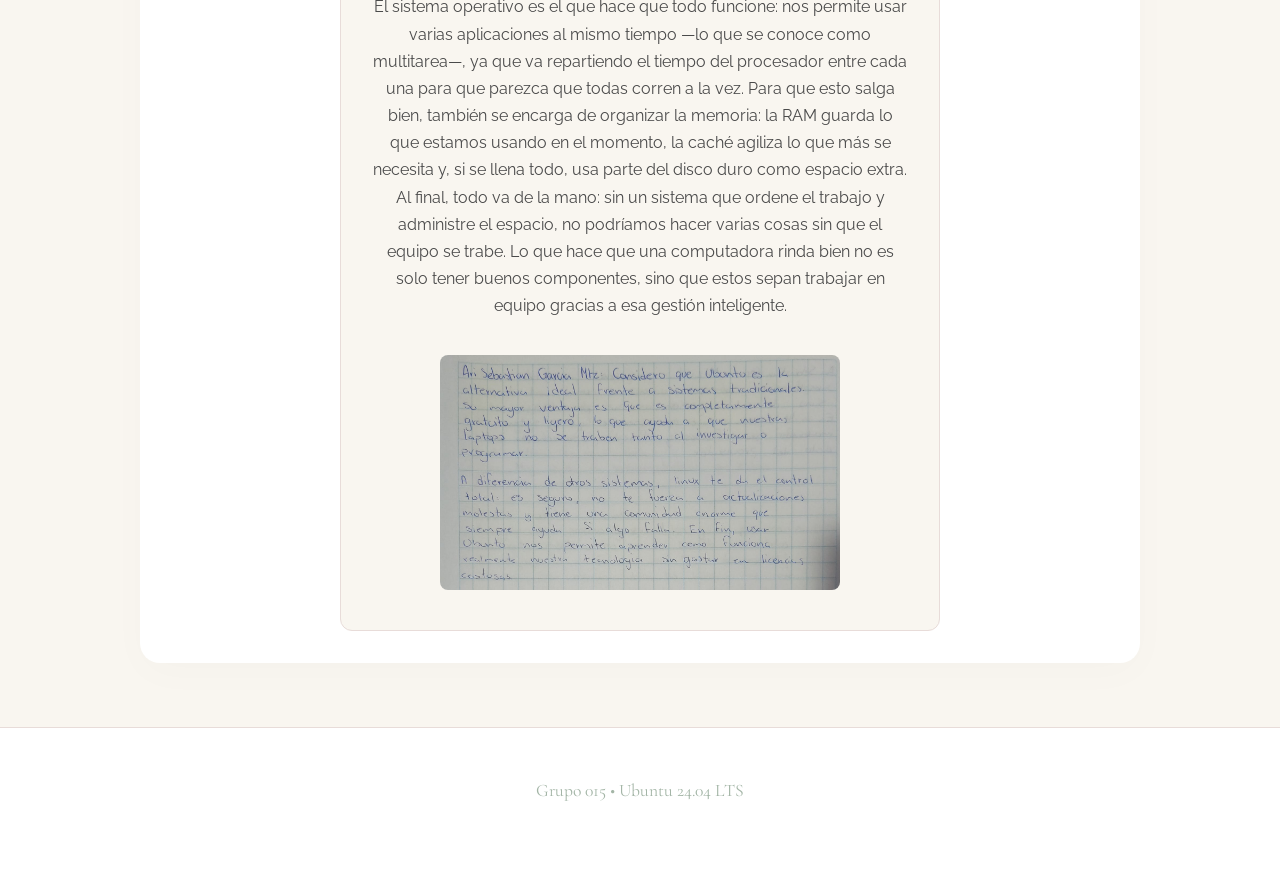
<file: equipo.html>
<!DOCTYPE html>
<html lang="es">
<head>
    <meta charset="UTF-8">
    <meta name="viewport" content="width=device-width, initial-scale=1.0">
    <title>Equipo | Sistemas Operativos</title>
    <link rel="stylesheet" href="style.css">
    <link rel="stylesheet" href="https://cdnjs.cloudflare.com/ajax/libs/font-awesome/6.4.0/css/all.min.css">
</head>
<body>
    <nav>
        <a href="index.html">Inicio</a>
        <a href="af1.html">AF1</a>
        <a href="af2.html">AF2</a>
        <a href="af3.html">AF3</a>
        <a href="af4.html">AF4</a>
        <a href="actividades.html">Portafolio</a>
        <a href="terminal.html">Terminal</a>
        <a href="equipo.html" class="active">Equipo</a>
    </nav>

    <main style="text-align: center;">
        <h2>Equipo de Trabajo</h2>

        <!-- XImena -->
        <div class="grid" style="margin-top: 3rem; max-width: 600px; margin-left: auto; margin-right: auto;">
            <div class="card">
                <img src="Video e imágenes/Integrante 1.jpg" alt="Foto de Integrante 1" style="width: 100px; height: 100px; border-radius: 50%; object-fit: cover; margin-bottom: 1rem;">
                <h4 class="serif-text" style="font-size:1.3rem;">Angely Ximena Cruz Ortega</h4>
                <p>2070009</p>
                <p>Mi conclusión para este proyecto puedo decir que aprendí mucho, especialmente en cuanto a la implementación de medidas de seguridad en sistemas operativos. desde siempre el tema de esta materia ha sido algo que me ha interesado profundamente, por lo que poder aplicar estos conocimientos en un sistema operativos que, pese a no ser mi favorito, me agrada, ha sido increíble.</p>

            </div>
        </div>

        <!-- Ari Sebastián -->
        <div class="grid" style="margin-top: 3rem; max-width: 600px; margin-left: auto; margin-right: auto;">
            <div class="card">
                <img src="Video e imágenes/Integrante 2.jpeg" alt="Foto de Integrante 2" style="width: 100px; height: 100px; border-radius: 50%; object-fit: cover; margin-bottom: 1rem;">
                <h4 class="serif-text" style="font-size:1.3rem;">García Martínez Ari Sebastián</h4>
                <p>2037907</p>
                <p>Como estudiante, considero que Ubuntu es la alternativa ideal frente a sistemas tradicionales. Su mayor ventaja es que es completamente gratuito y ligero, lo que ayuda a que nuestras laptops no se traben tanto al investigar o programar. A diferencia de otros sistemas, Linux te da el control total: es seguro, no te fuerza a actualizaciones molestas y tiene una comunidad enorme que siempre ayuda si algo falla. En resumen, usar Ubuntu nos permite aprender cómo funciona realmente nuestra tecnología sin gastar en licencias costosas.</p>
            </div>
        </div>

        <!-- Diego -->
        <div class="grid" style="margin-top: 3rem; max-width: 600px; margin-left: auto; margin-right: auto;">
            <div class="card">
                <img src="Video e imágenes/Integrante 3.jpeg" alt="Foto de Integrante 3" style="width: 100px; height: 100px; border-radius: 50%; object-fit: cover; margin-bottom: 1rem;">
                <h4 class="serif-text" style="font-size:1.3rem;">Pérez Barrón Diego Alonso</h4>
                <p>2099212</p>
                <p>El sistema operativo es el que hace que todo funcione: nos permite usar varias aplicaciones al mismo tiempo —lo que se conoce como multitarea—, ya que va repartiendo el tiempo del procesador entre cada una para que parezca que todas corren a la vez. Para que esto salga bien, también se encarga de organizar la memoria: la RAM guarda lo que estamos usando en el momento, la caché agiliza lo que más se necesita y, si se llena todo, usa parte del disco duro como espacio extra. Al final, todo va de la mano: sin un sistema que ordene el trabajo y administre el espacio, no podríamos hacer varias cosas sin que el equipo se trabe. Lo que hace que una computadora rinda bien no es solo tener buenos componentes, sino que estos sepan trabajar en equipo gracias a esa gestión inteligente.</p>
                <img src="Video e imágenes/Conclusión 3.jpeg" alt="Imagen de la conclusión de Diego Alonso" style="width: 100%; max-width: 400px; margin-top: 1rem; border-radius: 0.5rem; object-fit: cover;">
            </div>
        </div>
    </main>

    <footer>
        <p>Grupo 015 • Ubuntu 24.04 LTS</p>
    </footer>
</body>

</html>
</file>
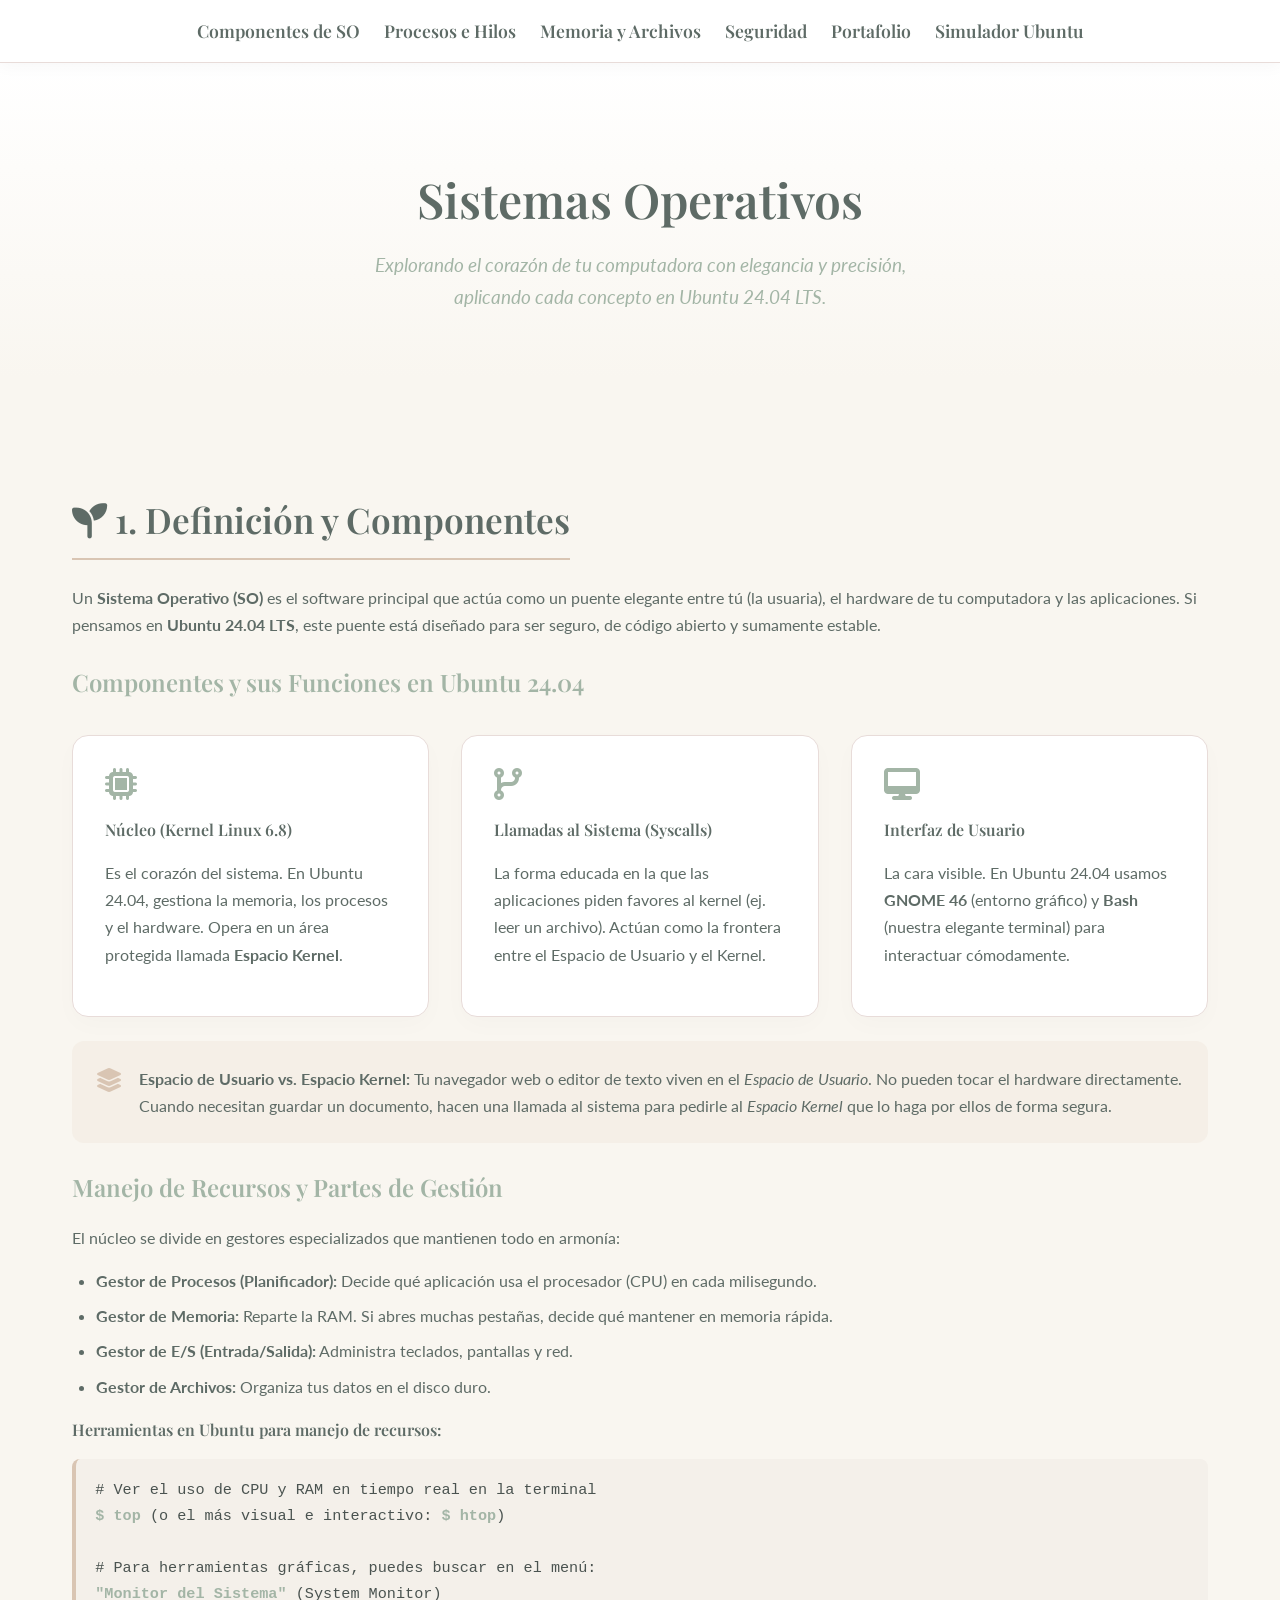
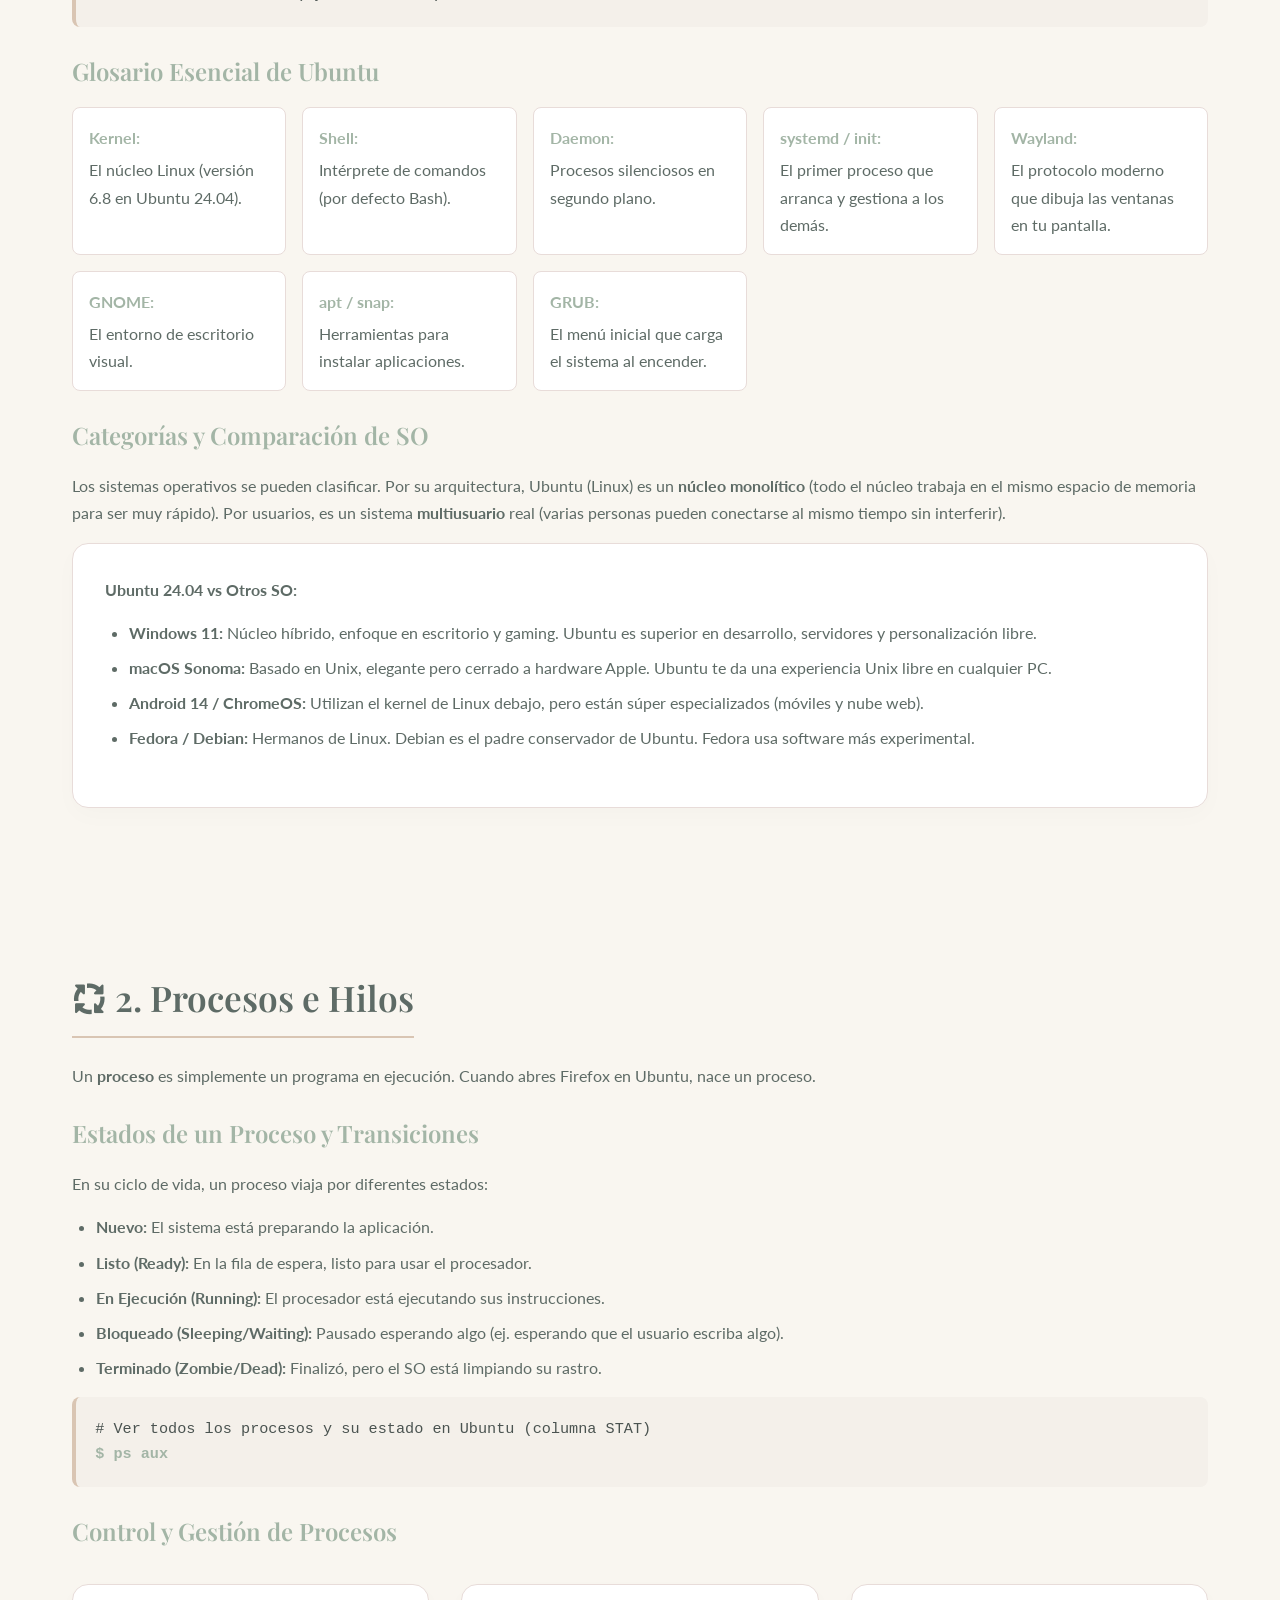
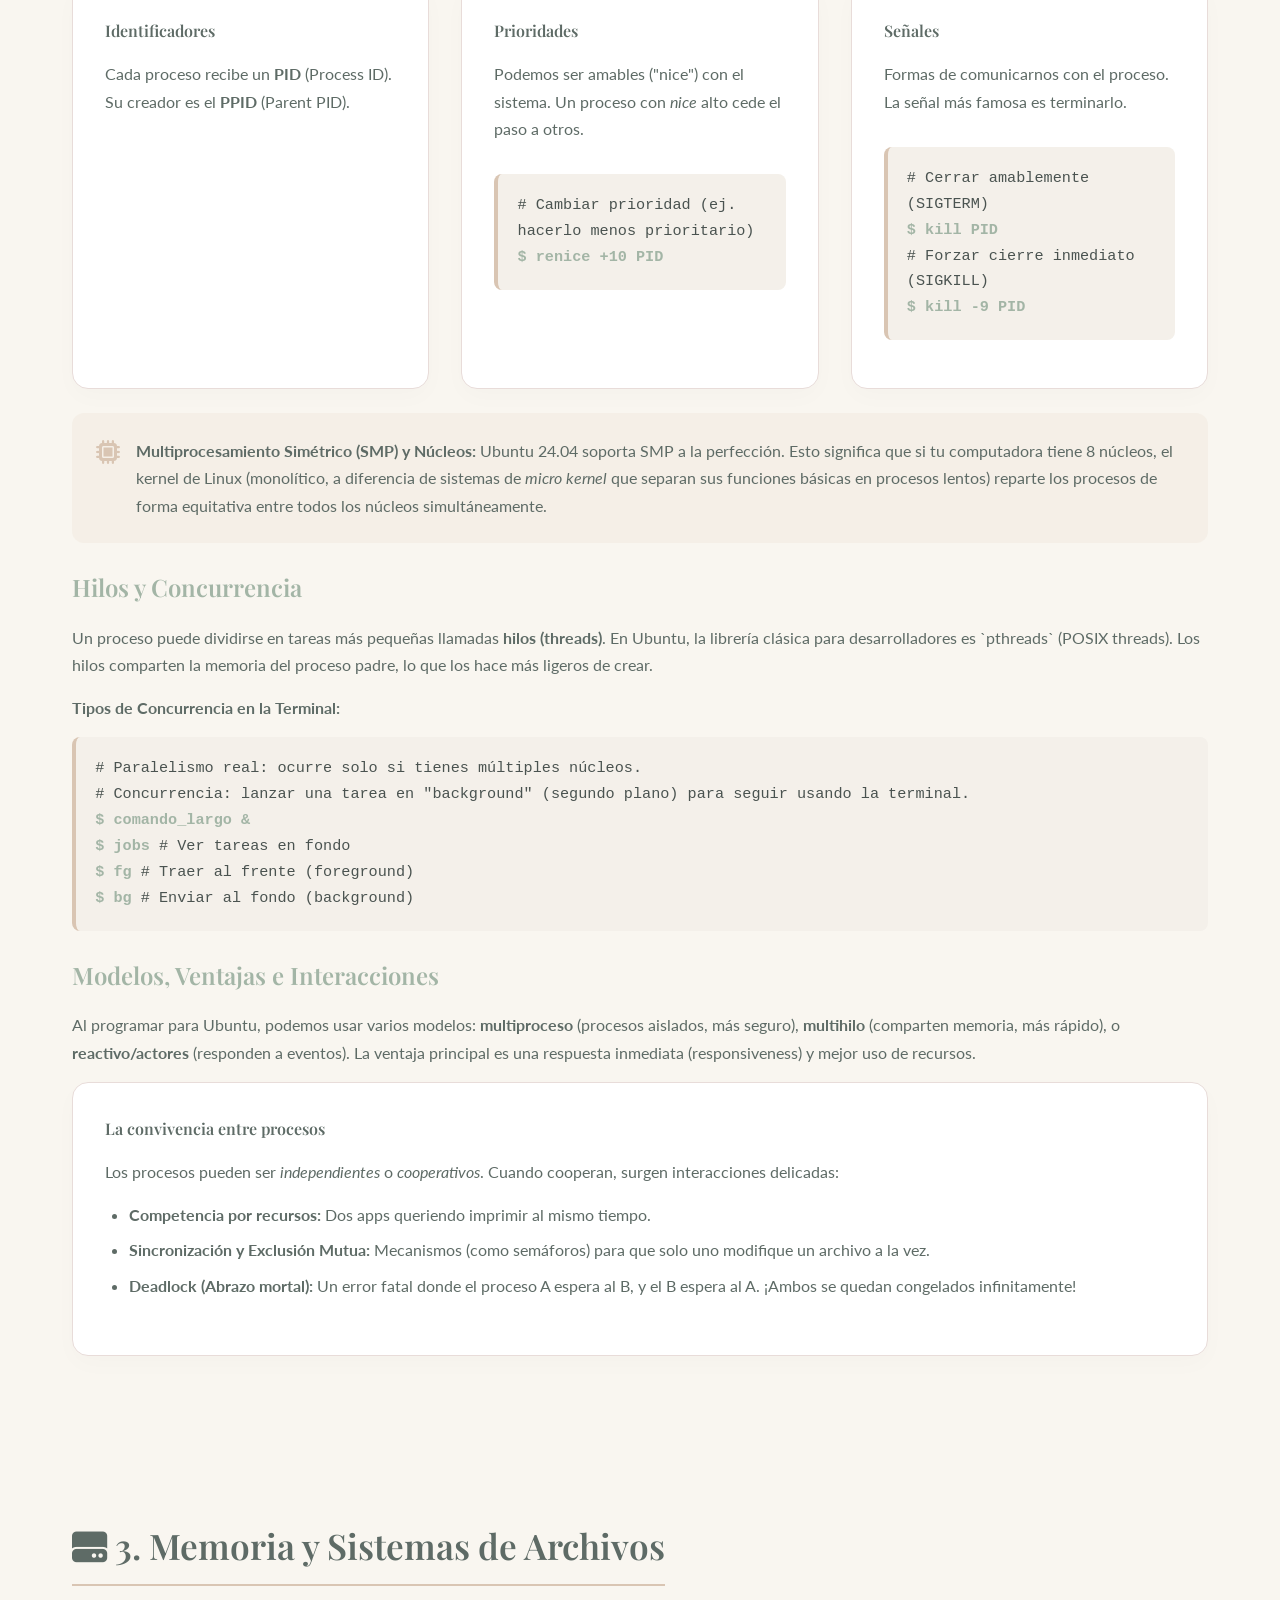
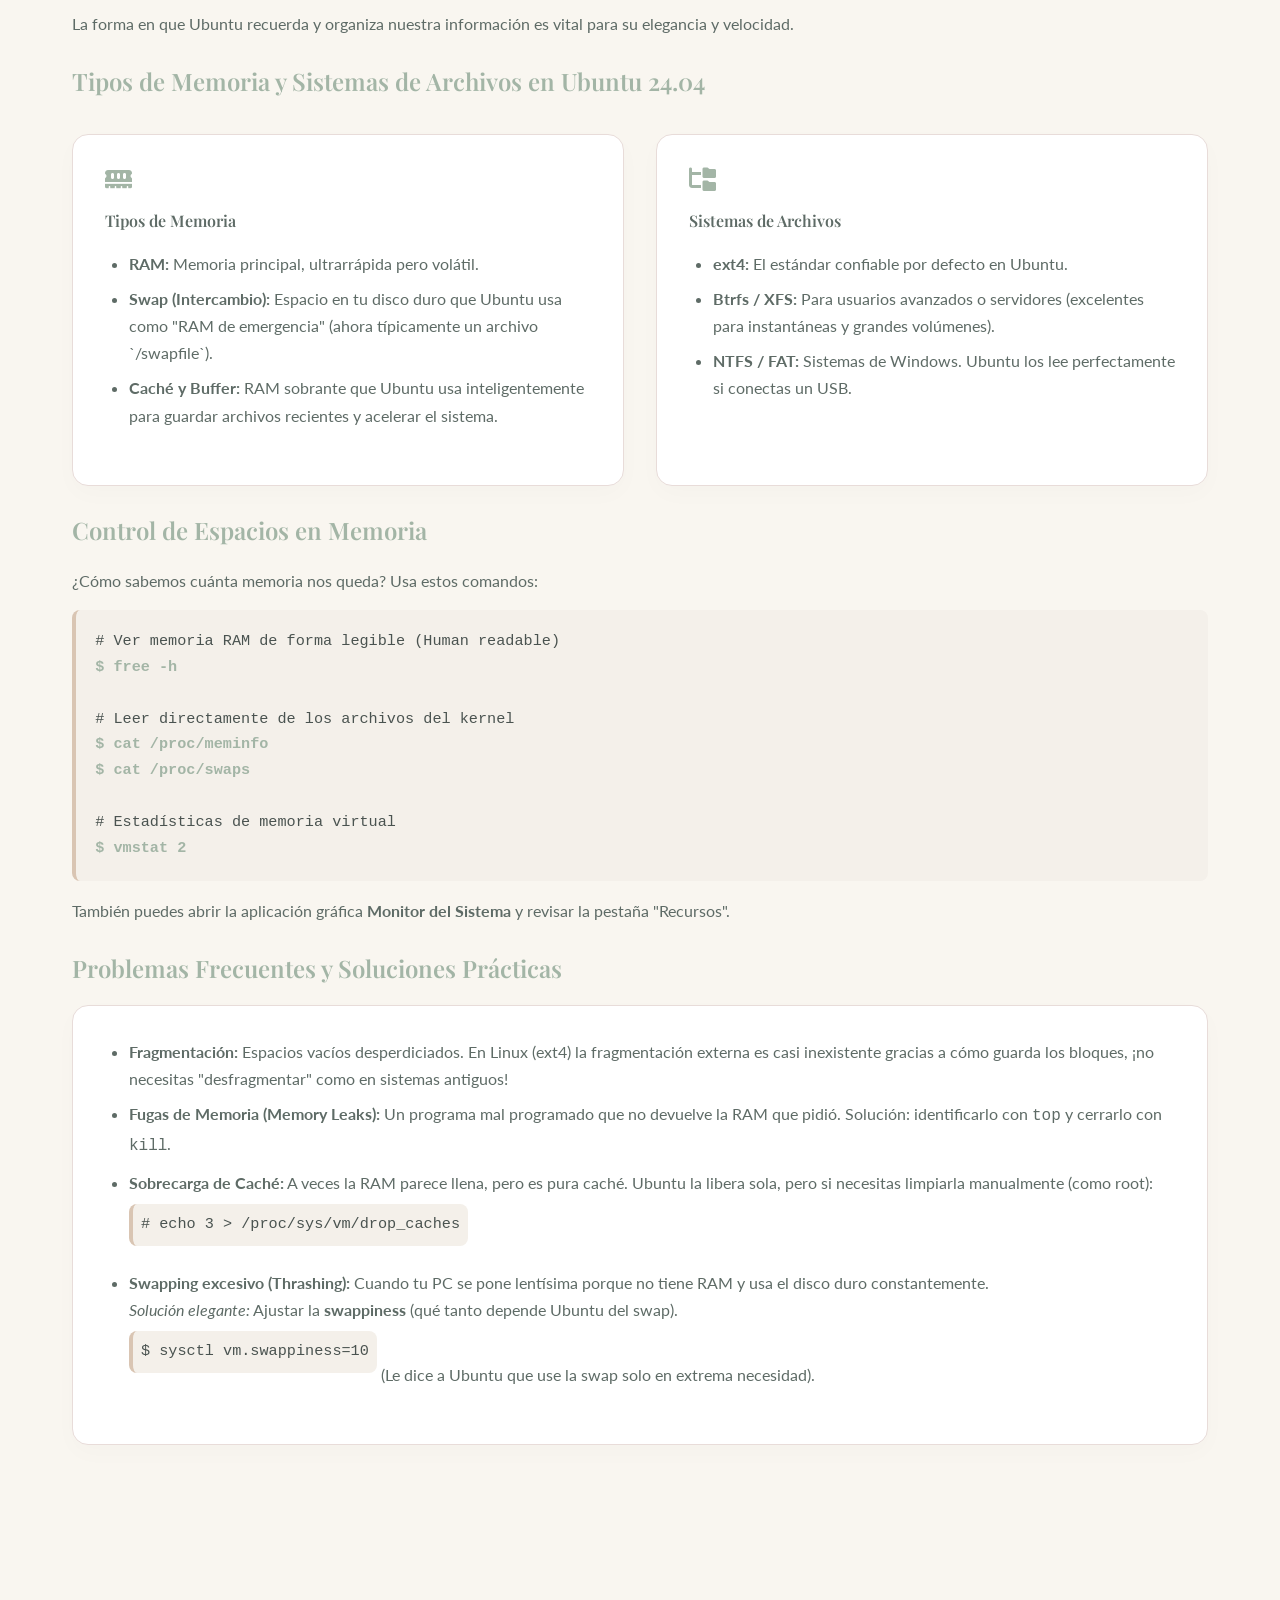
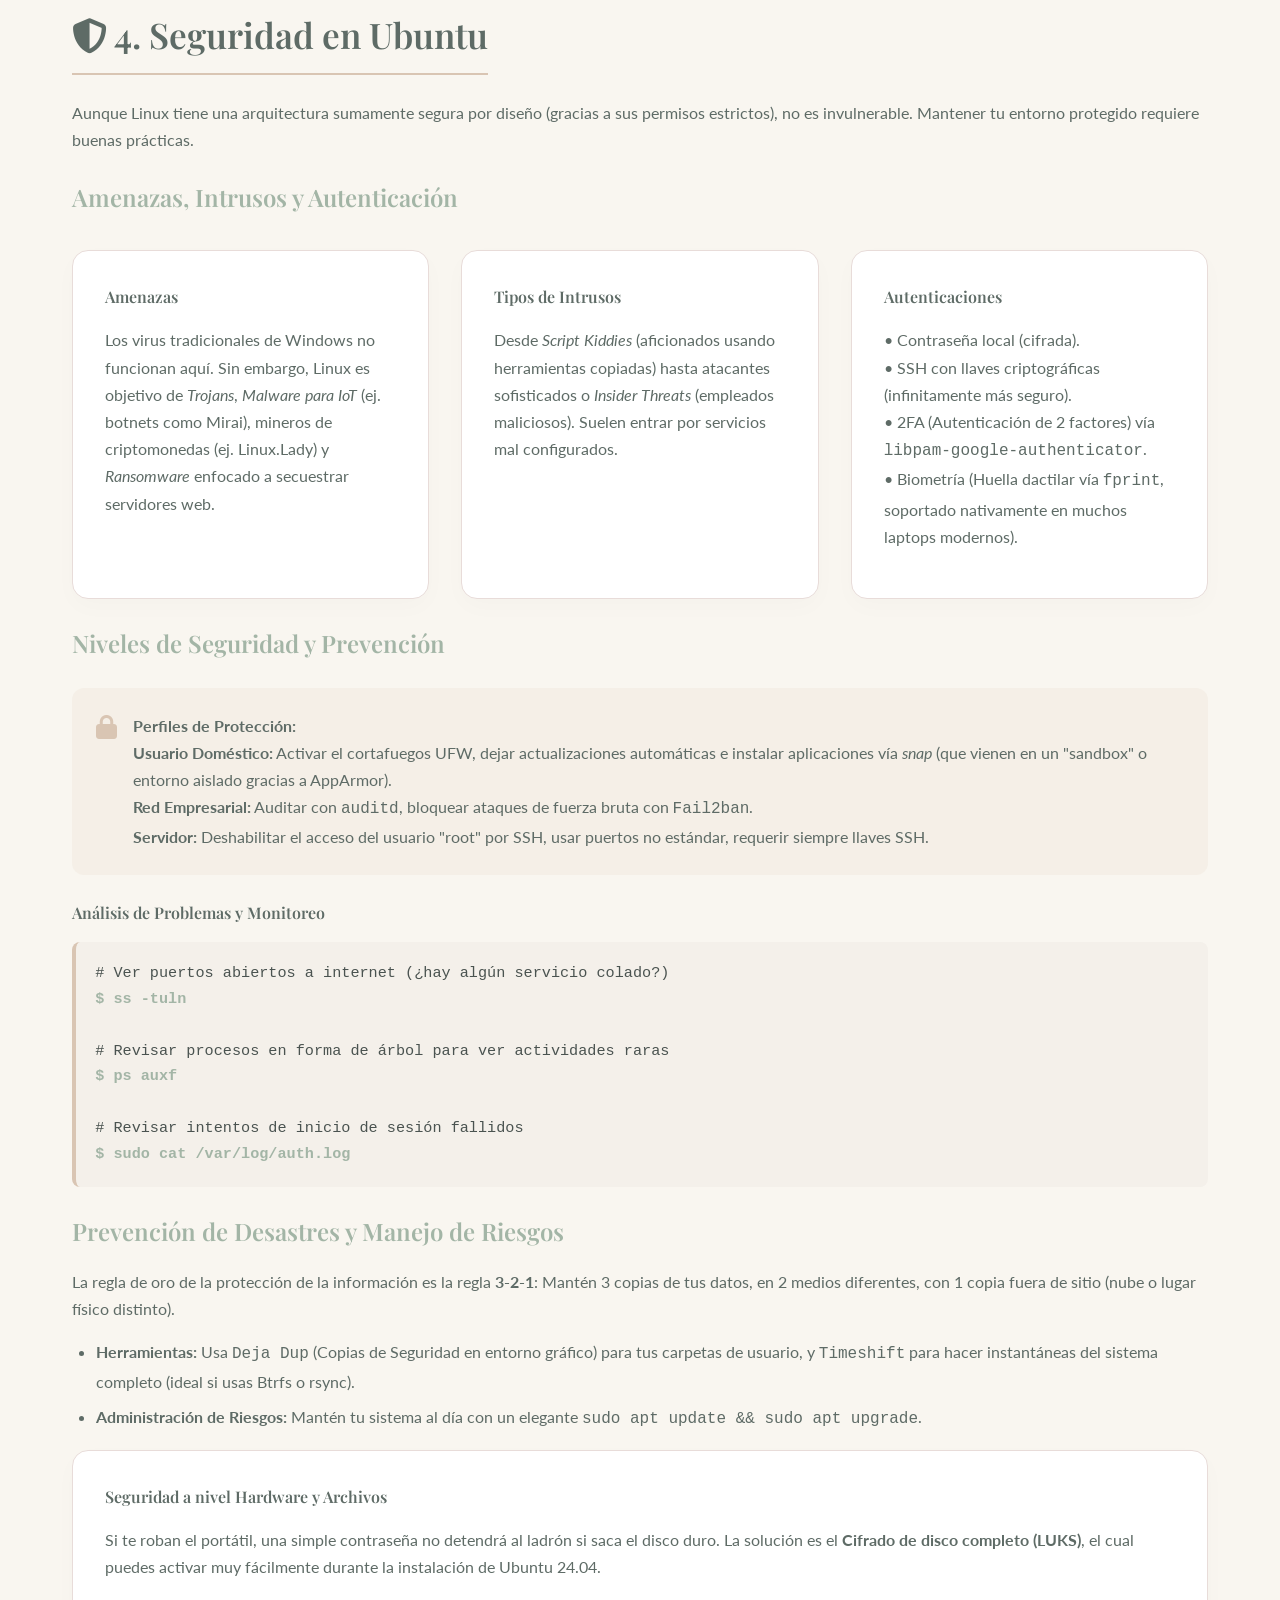
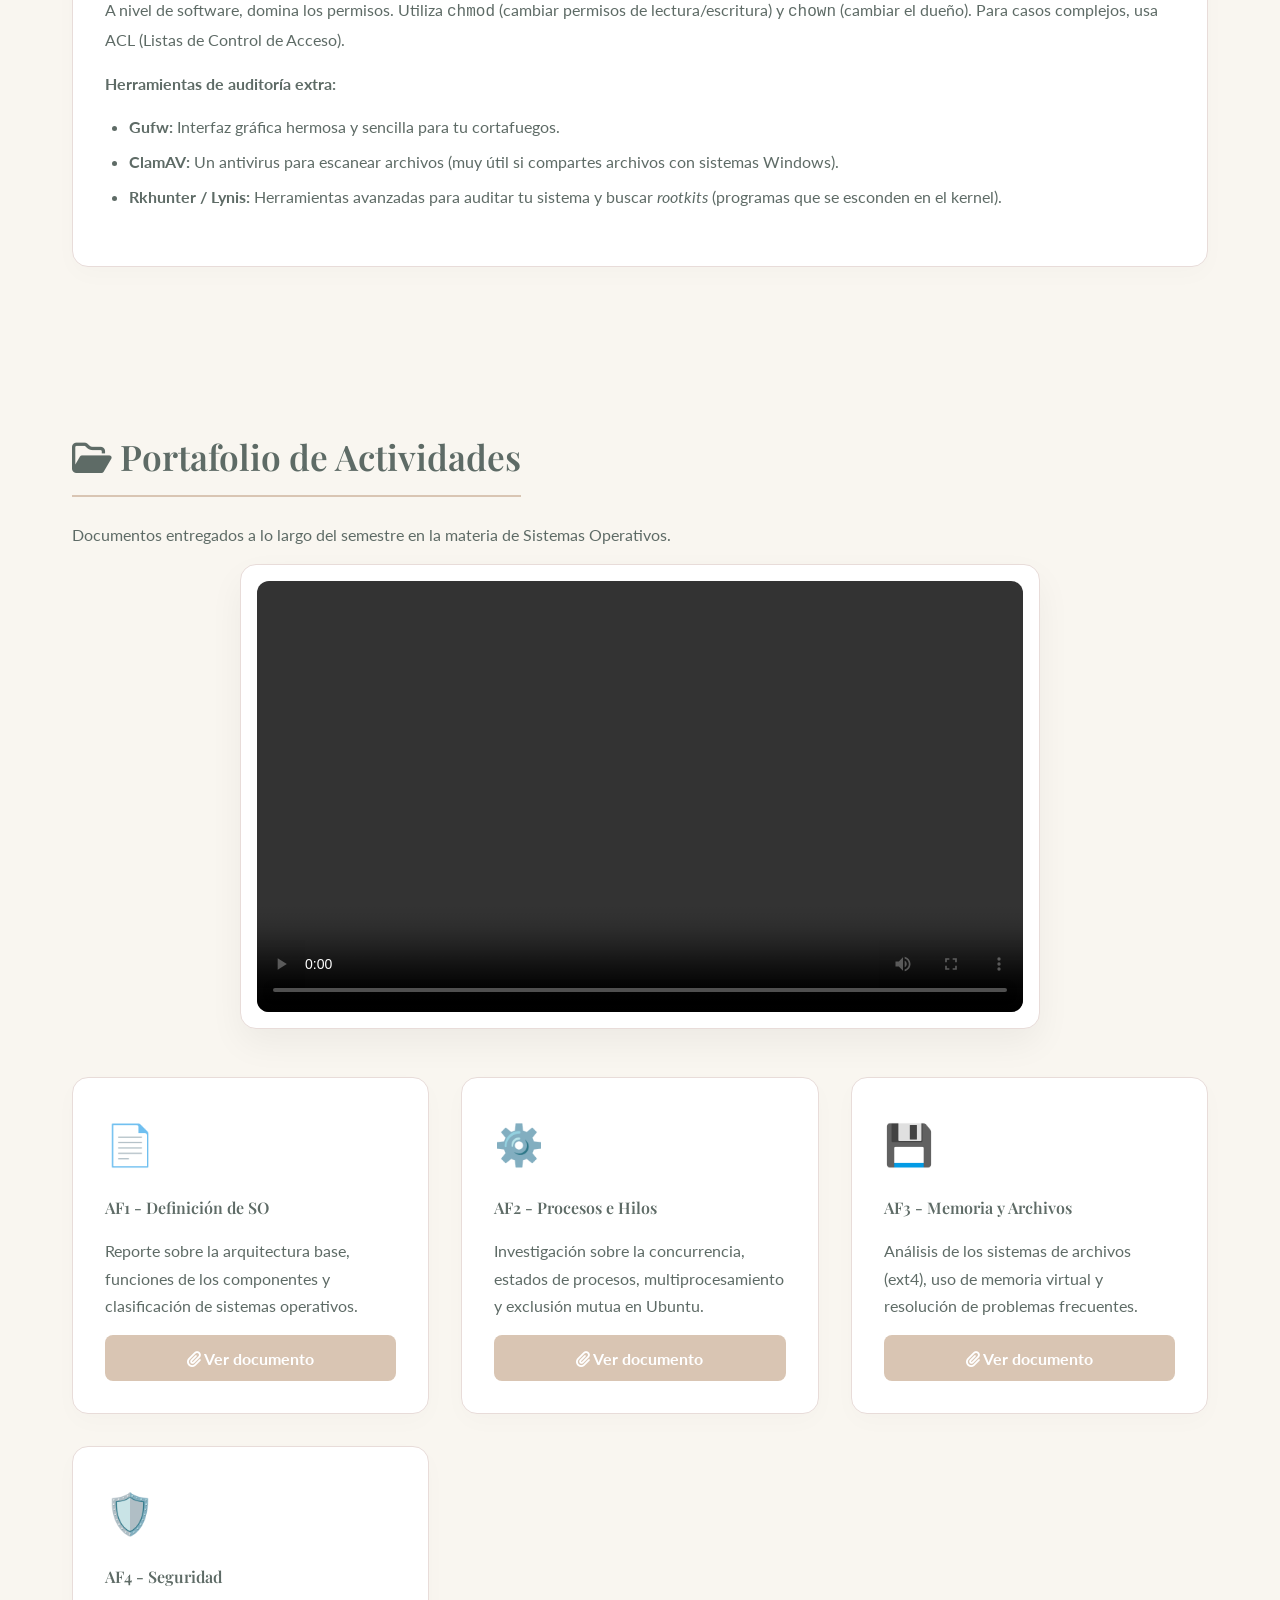
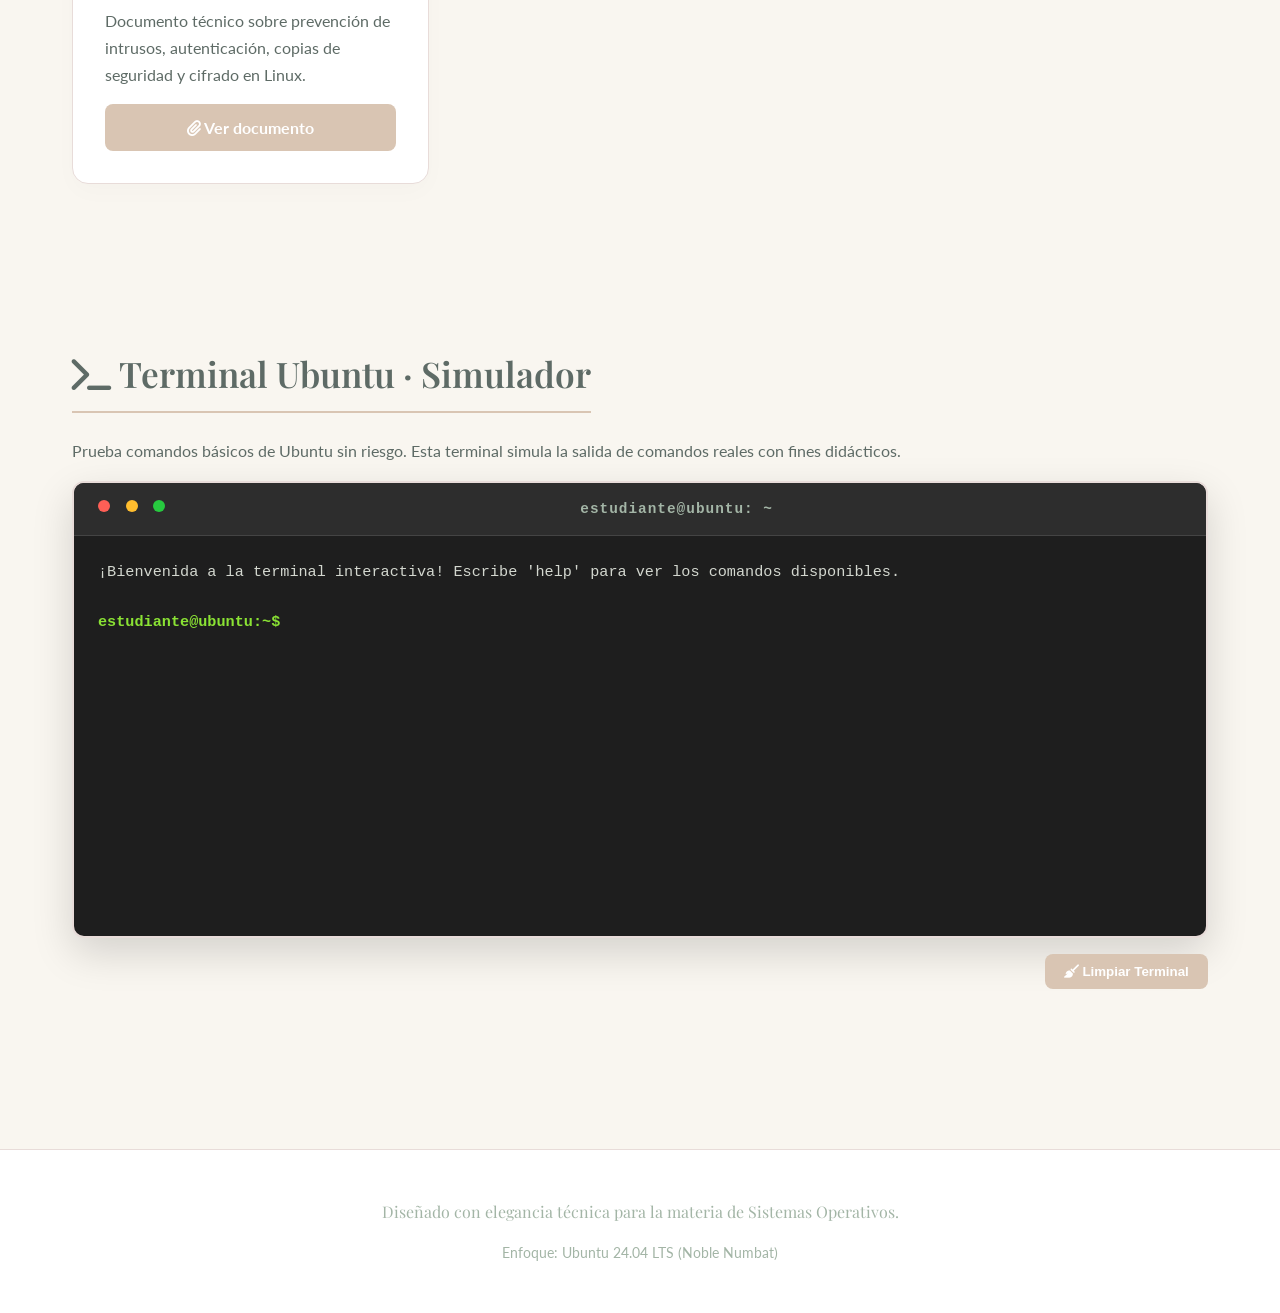
<file: PIA_Grupo 015.html>
<!DOCTYPE html>
<html lang="es">
<head>
    <meta charset="UTF-8">
    <meta name="viewport" content="width=device-width, initial-scale=1.0">
    <title>Sistemas Operativos | Ubuntu 24.04 LTS</title>
    <link rel="preconnect" href="https://fonts.googleapis.com">
    <link rel="preconnect" href="https://fonts.gstatic.com" crossorigin>
    <link href="https://fonts.googleapis.com/css2?family=Lato:ital,wght@0,300;0,400;0,700;1,400&family=Playfair+Display:ital,wght@0,400;0,600;0,700;1,400&display=swap" rel="stylesheet">
    <link rel="stylesheet" href="https://cdnjs.cloudflare.com/ajax/libs/font-awesome/6.4.0/css/all.min.css">
    
    <style>
        /* --- Paleta de Colores y Variables --- */
        :root {
            --bg-color: #F9F6F0;       /* Fondo principal cálido */
            --text-color: #5E6B66;     /* Texto principal, suave pero legible */
            --accent-color: #D9C5B3;   /* Acentos (botones, highlights) */
            --detail-color: #A3B5A6;   /* Detalles (íconos, subtítulos) */
            --border-color: #E8DCD9;   /* Bordes y separadores */
            --card-bg: #FFFFFF;        /* Fondo de tarjetas */
            --terminal-bg: #f4f0ea;    /* Terminal elegante y clara para texto */
        }

        /* --- Estilos Base --- */
        * {
            margin: 0;
            padding: 0;
            box-sizing: border-box;
        }

        html {
            scroll-behavior: smooth;
        }

        body {
            font-family: 'Lato', sans-serif;
            background-color: var(--bg-color);
            color: var(--text-color);
            line-height: 1.7;
            font-size: 16px;
        }

        h1, h2, h3, h4 {
            font-family: 'Playfair Display', serif;
            font-weight: 600;
            color: var(--text-color);
            margin-bottom: 1rem;
        }

        h1 { font-size: 3rem; text-align: center; margin-bottom: 0.5rem; }
        h2 { font-size: 2.2rem; margin-top: 3rem; margin-bottom: 1.5rem; border-bottom: 2px solid var(--accent-color); padding-bottom: 0.5rem; display: inline-block; }
        h3 { font-size: 1.5rem; margin-top: 1.5rem; color: var(--detail-color); }
        
        p { margin-bottom: 1rem; }
        ul { margin-left: 1.5rem; margin-bottom: 1rem; }
        li { margin-bottom: 0.5rem; }

        /* --- Navegación --- */
        nav {
            background-color: var(--card-bg);
            padding: 1rem 2rem;
            position: sticky;
            top: 0;
            z-index: 1000;
            box-shadow: 0 4px 15px rgba(0,0,0,0.03);
            display: flex;
            justify-content: center;
            flex-wrap: wrap;
            gap: 1.5rem;
            border-bottom: 1px solid var(--border-color);
        }

        nav a {
            text-decoration: none;
            color: var(--text-color);
            font-family: 'Playfair Display', serif;
            font-weight: 600;
            font-size: 1.1rem;
            transition: color 0.3s ease;
        }

        nav a:hover {
            color: var(--detail-color);
        }

        /* --- Estructura Principal --- */
        header {
            padding: 6rem 2rem 4rem;
            text-align: center;
            background: linear-gradient(to bottom, var(--card-bg), var(--bg-color));
        }

        header p.subtitle {
            font-size: 1.2rem;
            color: var(--detail-color);
            font-style: italic;
            max-width: 600px;
            margin: 0 auto;
        }

        main {
            max-width: 1200px;
            margin: 0 auto;
            padding: 2rem;
        }

        section {
            margin-bottom: 5rem;
            padding-top: 2rem;
        }

        /* --- Componentes Visuales --- */
        .grid {
            display: grid;
            grid-template-columns: repeat(auto-fit, minmax(300px, 1fr));
            gap: 2rem;
            margin-top: 2rem;
        }

        .card {
            background: var(--card-bg);
            border-radius: 16px;
            padding: 2rem;
            box-shadow: 0 8px 25px rgba(0,0,0,0.02);
            border: 1px solid var(--border-color);
            transition: transform 0.3s ease;
            display: flex;
            flex-direction: column;
        }

        .card:hover {
            transform: translateY(-5px);
            box-shadow: 0 12px 30px rgba(0,0,0,0.04);
        }

        .card-icon {
            font-size: 2rem;
            color: var(--detail-color);
            margin-bottom: 1rem;
            display: block;
        }

        .terminal {
            background-color: var(--terminal-bg);
            border-left: 4px solid var(--accent-color);
            border-radius: 8px;
            padding: 1.2rem;
            margin: 1rem 0;
            font-family: 'Courier New', Courier, monospace;
            font-size: 0.95rem;
            color: #4a5350;
            overflow-x: auto;
        }

        .terminal-cmd {
            color: var(--detail-color);
            font-weight: bold;
        }

        .note {
            background-color: rgba(217, 197, 179, 0.15); 
            border-radius: 12px;
            padding: 1.5rem;
            margin: 1.5rem 0;
            display: flex;
            align-items: flex-start;
            gap: 1rem;
        }

        .note i {
            color: var(--accent-color);
            font-size: 1.5rem;
            margin-top: 0.2rem;
        }

        .glossary-grid {
            display: grid;
            grid-template-columns: repeat(auto-fit, minmax(200px, 1fr));
            gap: 1rem;
        }

        .glossary-item {
            background: var(--card-bg);
            padding: 1rem;
            border-radius: 8px;
            border: 1px solid var(--border-color);
        }
        
        .glossary-item strong {
            color: var(--detail-color);
            display: block;
            margin-bottom: 0.3rem;
        }

        /* --- Botones --- */
        .btn {
            display: inline-block;
            background-color: var(--accent-color);
            color: #fff;
            padding: 0.6rem 1.2rem;
            border-radius: 8px;
            text-decoration: none;
            font-weight: bold;
            transition: background-color 0.3s ease, transform 0.2s ease;
            text-align: center;
            border: none;
            cursor: pointer;
            margin-top: auto; /* Empuja el botón al fondo de la tarjeta */
        }

        .btn:hover {
            background-color: var(--detail-color);
            transform: translateY(-2px);
        }

        /* --- Sección Portafolio --- */
        .video-container {
            width: 100%;
            max-width: 800px;
            margin: 0 auto 3rem auto;
            border-radius: 16px;
            overflow: hidden;
            box-shadow: 0 15px 35px rgba(0,0,0,0.05);
            border: 1px solid var(--border-color);
            background: var(--card-bg);
            padding: 1rem;
        }

        .video-wrapper {
            position: relative;
            padding-bottom: 56.25%; /* 16:9 Aspect Ratio */
            height: 0;
            border-radius: 12px;
            overflow: hidden;
        }

        .video-wrapper iframe, .video-wrapper video {
            position: absolute;
            top: 0;
            left: 0;
            width: 100%;
            height: 100%;
            border: none;
        }

        /* --- Terminal Interactiva Simulada --- */
        .interactive-terminal-container {
            background-color: #1E1E1E;
            border-radius: 12px;
            box-shadow: 0 15px 40px rgba(0,0,0,0.15);
            border: 2px solid var(--border-color); /* Toque elegante para integrarlo al diseño */
            overflow: hidden;
            margin-top: 1rem;
            font-family: 'Ubuntu Mono', 'Courier New', Courier, monospace;
        }

        .interactive-terminal-header {
            background-color: #2D2D2D;
            padding: 0.8rem 1.5rem;
            display: flex;
            justify-content: space-between;
            align-items: center;
            border-bottom: 1px solid #444;
        }

        .terminal-dots span {
            display: inline-block;
            width: 12px;
            height: 12px;
            border-radius: 50%;
            margin-right: 6px;
        }
        .dot-red { background-color: #FF5F56; }
        .dot-yellow { background-color: #FFBD2E; }
        .dot-green { background-color: #27C93F; }

        .terminal-title {
            color: #A3B5A6;
            font-size: 0.9rem;
            font-weight: bold;
            letter-spacing: 1px;
        }

        .interactive-terminal-body {
            height: 400px;
            padding: 1.5rem;
            overflow-y: auto;
            color: #F8F8F2;
            font-size: 0.95rem;
            display: flex;
            flex-direction: column;
        }

        .interactive-terminal-body::-webkit-scrollbar {
            width: 8px;
        }
        .interactive-terminal-body::-webkit-scrollbar-track {
            background: #1E1E1E; 
        }
        .interactive-terminal-body::-webkit-scrollbar-thumb {
            background: #444; 
            border-radius: 4px;
        }

        .prompt-line {
            display: flex;
            align-items: flex-start;
            margin-bottom: 0.3rem;
        }

        .prompt-user {
            color: #8AE234; /* Verde Ubuntu */
            font-weight: bold;
            margin-right: 0.5rem;
            white-space: nowrap;
        }

        .prompt-cmd {
            color: #FFFFFF;
            flex-grow: 1;
        }

        .prompt-response {
            color: #D3D7CF;
            margin-bottom: 1rem;
            white-space: pre-wrap; /* Respeta los saltos de línea para neofetch y listas */
            word-wrap: break-word;
        }

        .input-wrapper {
            display: flex;
            align-items: center;
            margin-top: 0.5rem;
        }

        .terminal-input {
            background: transparent;
            border: none;
            color: #FFFFFF;
            font-family: inherit;
            font-size: inherit;
            flex-grow: 1;
            outline: none;
            padding: 0;
            width: 100%;
        }

        .terminal-actions {
            margin-top: 1rem;
            text-align: right;
        }

        footer {
            text-align: center;
            padding: 3rem;
            background-color: var(--card-bg);
            border-top: 1px solid var(--border-color);
            margin-top: 3rem;
            font-family: 'Playfair Display', serif;
            color: var(--detail-color);
        }

        @media (max-width: 768px) {
            nav { flex-direction: column; text-align: center; gap: 0.5rem; }
            h1 { font-size: 2.2rem; }
        }
    </style>
</head>
<body>

    <nav>
        <a href="#af1">Componentes de SO</a>
        <a href="#af2">Procesos e Hilos</a>
        <a href="#af3">Memoria y Archivos</a>
        <a href="#af4">Seguridad</a>
        <a href="#portafolio">Portafolio</a>
        <a href="#simulador">Simulador Ubuntu</a>
    </nav>

    <header>
        <h1>Sistemas Operativos</h1>
        <p class="subtitle">Explorando el corazón de tu computadora con elegancia y precisión, aplicando cada concepto en Ubuntu 24.04 LTS.</p>
    </header>

    <main>
        <section id="af1">
            <h2><i class="fa-solid fa-seedling"></i> 1. Definición y Componentes</h2>
            <p>Un <strong>Sistema Operativo (SO)</strong> es el software principal que actúa como un puente elegante entre tú (la usuaria), el hardware de tu computadora y las aplicaciones. Si pensamos en <strong>Ubuntu 24.04 LTS</strong>, este puente está diseñado para ser seguro, de código abierto y sumamente estable.</p>

            <h3>Componentes y sus Funciones en Ubuntu 24.04</h3>
            <div class="grid">
                <div class="card">
                    <i class="fa-solid fa-microchip card-icon"></i>
                    <h4>Núcleo (Kernel Linux 6.8)</h4>
                    <p>Es el corazón del sistema. En Ubuntu 24.04, gestiona la memoria, los procesos y el hardware. Opera en un área protegida llamada <strong>Espacio Kernel</strong>.</p>
                </div>
                <div class="card">
                    <i class="fa-solid fa-code-branch card-icon"></i>
                    <h4>Llamadas al Sistema (Syscalls)</h4>
                    <p>La forma educada en la que las aplicaciones piden favores al kernel (ej. leer un archivo). Actúan como la frontera entre el Espacio de Usuario y el Kernel.</p>
                </div>
                <div class="card">
                    <i class="fa-solid fa-desktop card-icon"></i>
                    <h4>Interfaz de Usuario</h4>
                    <p>La cara visible. En Ubuntu 24.04 usamos <strong>GNOME 46</strong> (entorno gráfico) y <strong>Bash</strong> (nuestra elegante terminal) para interactuar cómodamente.</p>
                </div>
            </div>

            <div class="note">
                <i class="fa-solid fa-layer-group"></i>
                <div>
                    <strong>Espacio de Usuario vs. Espacio Kernel:</strong>
                    Tu navegador web o editor de texto viven en el <em>Espacio de Usuario</em>. No pueden tocar el hardware directamente. Cuando necesitan guardar un documento, hacen una llamada al sistema para pedirle al <em>Espacio Kernel</em> que lo haga por ellos de forma segura.
                </div>
            </div>

            <h3>Manejo de Recursos y Partes de Gestión</h3>
            <p>El núcleo se divide en gestores especializados que mantienen todo en armonía:</p>
            <ul>
                <li><strong>Gestor de Procesos (Planificador):</strong> Decide qué aplicación usa el procesador (CPU) en cada milisegundo.</li>
                <li><strong>Gestor de Memoria:</strong> Reparte la RAM. Si abres muchas pestañas, decide qué mantener en memoria rápida.</li>
                <li><strong>Gestor de E/S (Entrada/Salida):</strong> Administra teclados, pantallas y red.</li>
                <li><strong>Gestor de Archivos:</strong> Organiza tus datos en el disco duro.</li>
            </ul>
            
            <h4>Herramientas en Ubuntu para manejo de recursos:</h4>
            <div class="terminal">
                # Ver el uso de CPU y RAM en tiempo real en la terminal<br>
                <span class="terminal-cmd">$ top</span>  (o el más visual e interactivo: <span class="terminal-cmd">$ htop</span>)<br><br>
                # Para herramientas gráficas, puedes buscar en el menú:<br>
                <span class="terminal-cmd">"Monitor del Sistema"</span> (System Monitor)
            </div>

            <h3>Glosario Esencial de Ubuntu</h3>
            <div class="glossary-grid">
                <div class="glossary-item"><strong>Kernel:</strong> El núcleo Linux (versión 6.8 en Ubuntu 24.04).</div>
                <div class="glossary-item"><strong>Shell:</strong> Intérprete de comandos (por defecto Bash).</div>
                <div class="glossary-item"><strong>Daemon:</strong> Procesos silenciosos en segundo plano.</div>
                <div class="glossary-item"><strong>systemd / init:</strong> El primer proceso que arranca y gestiona a los demás.</div>
                <div class="glossary-item"><strong>Wayland:</strong> El protocolo moderno que dibuja las ventanas en tu pantalla.</div>
                <div class="glossary-item"><strong>GNOME:</strong> El entorno de escritorio visual.</div>
                <div class="glossary-item"><strong>apt / snap:</strong> Herramientas para instalar aplicaciones.</div>
                <div class="glossary-item"><strong>GRUB:</strong> El menú inicial que carga el sistema al encender.</div>
            </div>

            <h3>Categorías y Comparación de SO</h3>
            <p>Los sistemas operativos se pueden clasificar. Por su arquitectura, Ubuntu (Linux) es un <strong>núcleo monolítico</strong> (todo el núcleo trabaja en el mismo espacio de memoria para ser muy rápido). Por usuarios, es un sistema <strong>multiusuario</strong> real (varias personas pueden conectarse al mismo tiempo sin interferir).</p>
            <div class="card" style="margin-top: 1rem;">
                <p><strong>Ubuntu 24.04 vs Otros SO:</strong></p>
                <ul>
                    <li><strong>Windows 11:</strong> Núcleo híbrido, enfoque en escritorio y gaming. Ubuntu es superior en desarrollo, servidores y personalización libre.</li>
                    <li><strong>macOS Sonoma:</strong> Basado en Unix, elegante pero cerrado a hardware Apple. Ubuntu te da una experiencia Unix libre en cualquier PC.</li>
                    <li><strong>Android 14 / ChromeOS:</strong> Utilizan el kernel de Linux debajo, pero están súper especializados (móviles y nube web).</li>
                    <li><strong>Fedora / Debian:</strong> Hermanos de Linux. Debian es el padre conservador de Ubuntu. Fedora usa software más experimental.</li>
                </ul>
            </div>
        </section>

        <section id="af2">
            <h2><i class="fa-solid fa-arrows-spin"></i> 2. Procesos e Hilos</h2>
            <p>Un <strong>proceso</strong> es simplemente un programa en ejecución. Cuando abres Firefox en Ubuntu, nace un proceso.</p>

            <h3>Estados de un Proceso y Transiciones</h3>
            <p>En su ciclo de vida, un proceso viaja por diferentes estados:</p>
            <ul>
                <li><strong>Nuevo:</strong> El sistema está preparando la aplicación.</li>
                <li><strong>Listo (Ready):</strong> En la fila de espera, listo para usar el procesador.</li>
                <li><strong>En Ejecución (Running):</strong> El procesador está ejecutando sus instrucciones.</li>
                <li><strong>Bloqueado (Sleeping/Waiting):</strong> Pausado esperando algo (ej. esperando que el usuario escriba algo).</li>
                <li><strong>Terminado (Zombie/Dead):</strong> Finalizó, pero el SO está limpiando su rastro.</li>
            </ul>

            <div class="terminal">
                # Ver todos los procesos y su estado en Ubuntu (columna STAT)<br>
                <span class="terminal-cmd">$ ps aux</span>
            </div>

            <h3>Control y Gestión de Procesos</h3>
            <div class="grid">
                <div class="card">
                    <h4>Identificadores</h4>
                    <p>Cada proceso recibe un <strong>PID</strong> (Process ID). Su creador es el <strong>PPID</strong> (Parent PID).</p>
                </div>
                <div class="card">
                    <h4>Prioridades</h4>
                    <p>Podemos ser amables ("nice") con el sistema. Un proceso con <em>nice</em> alto cede el paso a otros.</p>
                    <div class="terminal">
                        # Cambiar prioridad (ej. hacerlo menos prioritario)<br>
                        <span class="terminal-cmd">$ renice +10 PID</span>
                    </div>
                </div>
                <div class="card">
                    <h4>Señales</h4>
                    <p>Formas de comunicarnos con el proceso. La señal más famosa es terminarlo.</p>
                    <div class="terminal">
                        # Cerrar amablemente (SIGTERM)<br>
                        <span class="terminal-cmd">$ kill PID</span><br>
                        # Forzar cierre inmediato (SIGKILL)<br>
                        <span class="terminal-cmd">$ kill -9 PID</span>
                    </div>
                </div>
            </div>

            <div class="note">
                <i class="fa-solid fa-microchip"></i>
                <div>
                    <strong>Multiprocesamiento Simétrico (SMP) y Núcleos:</strong>
                    Ubuntu 24.04 soporta SMP a la perfección. Esto significa que si tu computadora tiene 8 núcleos, el kernel de Linux (monolítico, a diferencia de sistemas de <em>micro kernel</em> que separan sus funciones básicas en procesos lentos) reparte los procesos de forma equitativa entre todos los núcleos simultáneamente.
                </div>
            </div>

            <h3>Hilos y Concurrencia</h3>
            <p>Un proceso puede dividirse en tareas más pequeñas llamadas <strong>hilos (threads)</strong>. En Ubuntu, la librería clásica para desarrolladores es `pthreads` (POSIX threads). Los hilos comparten la memoria del proceso padre, lo que los hace más ligeros de crear.</p>
            
            <p><strong>Tipos de Concurrencia en la Terminal:</strong></p>
            <div class="terminal">
                # Paralelismo real: ocurre solo si tienes múltiples núcleos.<br>
                # Concurrencia: lanzar una tarea en "background" (segundo plano) para seguir usando la terminal.<br>
                <span class="terminal-cmd">$ comando_largo &</span><br>
                <span class="terminal-cmd">$ jobs</span> # Ver tareas en fondo<br>
                <span class="terminal-cmd">$ fg</span> # Traer al frente (foreground)<br>
                <span class="terminal-cmd">$ bg</span> # Enviar al fondo (background)
            </div>

            <h3>Modelos, Ventajas e Interacciones</h3>
            <p>Al programar para Ubuntu, podemos usar varios modelos: <strong>multiproceso</strong> (procesos aislados, más seguro), <strong>multihilo</strong> (comparten memoria, más rápido), o <strong>reactivo/actores</strong> (responden a eventos). La ventaja principal es una respuesta inmediata (responsiveness) y mejor uso de recursos.</p>
            
            <div class="card" style="margin-top: 1rem;">
                <h4>La convivencia entre procesos</h4>
                <p>Los procesos pueden ser <em>independientes</em> o <em>cooperativos</em>. Cuando cooperan, surgen interacciones delicadas:</p>
                <ul>
                    <li><strong>Competencia por recursos:</strong> Dos apps queriendo imprimir al mismo tiempo.</li>
                    <li><strong>Sincronización y Exclusión Mutua:</strong> Mecanismos (como semáforos) para que solo uno modifique un archivo a la vez.</li>
                    <li><strong>Deadlock (Abrazo mortal):</strong> Un error fatal donde el proceso A espera al B, y el B espera al A. ¡Ambos se quedan congelados infinitamente!</li>
                </ul>
            </div>
        </section>

        <section id="af3">
            <h2><i class="fa-solid fa-hard-drive"></i> 3. Memoria y Sistemas de Archivos</h2>
            
            <p>La forma en que Ubuntu recuerda y organiza nuestra información es vital para su elegancia y velocidad.</p>

            <h3>Tipos de Memoria y Sistemas de Archivos en Ubuntu 24.04</h3>
            <div class="grid">
                <div class="card">
                    <h4><i class="fa-solid fa-memory card-icon" style="font-size: 1.5rem;"></i> Tipos de Memoria</h4>
                    <ul>
                        <li><strong>RAM:</strong> Memoria principal, ultrarrápida pero volátil.</li>
                        <li><strong>Swap (Intercambio):</strong> Espacio en tu disco duro que Ubuntu usa como "RAM de emergencia" (ahora típicamente un archivo `/swapfile`).</li>
                        <li><strong>Caché y Buffer:</strong> RAM sobrante que Ubuntu usa inteligentemente para guardar archivos recientes y acelerar el sistema.</li>
                    </ul>
                </div>
                <div class="card">
                    <h4><i class="fa-solid fa-folder-tree card-icon" style="font-size: 1.5rem;"></i> Sistemas de Archivos</h4>
                    <ul>
                        <li><strong>ext4:</strong> El estándar confiable por defecto en Ubuntu.</li>
                        <li><strong>Btrfs / XFS:</strong> Para usuarios avanzados o servidores (excelentes para instantáneas y grandes volúmenes).</li>
                        <li><strong>NTFS / FAT:</strong> Sistemas de Windows. Ubuntu los lee perfectamente si conectas un USB.</li>
                    </ul>
                </div>
            </div>

            <h3>Control de Espacios en Memoria</h3>
            <p>¿Cómo sabemos cuánta memoria nos queda? Usa estos comandos:</p>
            <div class="terminal">
                # Ver memoria RAM de forma legible (Human readable)<br>
                <span class="terminal-cmd">$ free -h</span><br><br>
                # Leer directamente de los archivos del kernel<br>
                <span class="terminal-cmd">$ cat /proc/meminfo</span><br>
                <span class="terminal-cmd">$ cat /proc/swaps</span><br><br>
                # Estadísticas de memoria virtual<br>
                <span class="terminal-cmd">$ vmstat 2</span>
            </div>
            <p>También puedes abrir la aplicación gráfica <strong>Monitor del Sistema</strong> y revisar la pestaña "Recursos".</p>

            <h3>Problemas Frecuentes y Soluciones Prácticas</h3>
            <div class="card">
                <ul>
                    <li><strong>Fragmentación:</strong> Espacios vacíos desperdiciados. En Linux (ext4) la fragmentación externa es casi inexistente gracias a cómo guarda los bloques, ¡no necesitas "desfragmentar" como en sistemas antiguos!</li>
                    <li><strong>Fugas de Memoria (Memory Leaks):</strong> Un programa mal programado que no devuelve la RAM que pidió. Solución: identificarlo con <code>top</code> y cerrarlo con <code>kill</code>.</li>
                    <li><strong>Sobrecarga de Caché:</strong> A veces la RAM parece llena, pero es pura caché. Ubuntu la libera sola, pero si necesitas limpiarla manualmente (como root):<br>
                    <span class="terminal" style="display:inline-block; margin: 0.5rem 0; padding: 0.5rem;"># echo 3 > /proc/sys/vm/drop_caches</span></li>
                    <li><strong>Swapping excesivo (Thrashing):</strong> Cuando tu PC se pone lentísima porque no tiene RAM y usa el disco duro constantemente.
                        <br><em>Solución elegante:</em> Ajustar la <strong>swappiness</strong> (qué tanto depende Ubuntu del swap).
                        <br><span class="terminal" style="display:inline-block; margin: 0.5rem 0; padding: 0.5rem;">$ sysctl vm.swappiness=10</span> (Le dice a Ubuntu que use la swap solo en extrema necesidad).
                    </li>
                </ul>
            </div>
        </section>

        <section id="af4">
            <h2><i class="fa-solid fa-shield-halved"></i> 4. Seguridad en Ubuntu</h2>
            <p>Aunque Linux tiene una arquitectura sumamente segura por diseño (gracias a sus permisos estrictos), no es invulnerable. Mantener tu entorno protegido requiere buenas prácticas.</p>

            <h3>Amenazas, Intrusos y Autenticación</h3>
            <div class="grid">
                <div class="card">
                    <h4>Amenazas</h4>
                    <p>Los virus tradicionales de Windows no funcionan aquí. Sin embargo, Linux es objetivo de <em>Trojans</em>, <em>Malware para IoT</em> (ej. botnets como Mirai), mineros de criptomonedas (ej. Linux.Lady) y <em>Ransomware</em> enfocado a secuestrar servidores web.</p>
                </div>
                <div class="card">
                    <h4>Tipos de Intrusos</h4>
                    <p>Desde <em>Script Kiddies</em> (aficionados usando herramientas copiadas) hasta atacantes sofisticados o <em>Insider Threats</em> (empleados maliciosos). Suelen entrar por servicios mal configurados.</p>
                </div>
                <div class="card">
                    <h4>Autenticaciones</h4>
                    <p>
                        • Contraseña local (cifrada).<br>
                        • SSH con llaves criptográficas (infinitamente más seguro).<br>
                        • 2FA (Autenticación de 2 factores) vía <code>libpam-google-authenticator</code>.<br>
                        • Biometría (Huella dactilar vía <code>fprint</code>, soportado nativamente en muchos laptops modernos).
                    </p>
                </div>
            </div>

            <h3>Niveles de Seguridad y Prevención</h3>
            <div class="note">
                <i class="fa-solid fa-lock"></i>
                <div>
                    <strong>Perfiles de Protección:</strong><br>
                    <strong>Usuario Doméstico:</strong> Activar el cortafuegos UFW, dejar actualizaciones automáticas e instalar aplicaciones vía <em>snap</em> (que vienen en un "sandbox" o entorno aislado gracias a AppArmor).<br>
                    <strong>Red Empresarial:</strong> Auditar con <code>auditd</code>, bloquear ataques de fuerza bruta con <code>Fail2ban</code>.<br>
                    <strong>Servidor:</strong> Deshabilitar el acceso del usuario "root" por SSH, usar puertos no estándar, requerir siempre llaves SSH.
                </div>
            </div>

            <h4>Análisis de Problemas y Monitoreo</h4>
            <div class="terminal">
                # Ver puertos abiertos a internet (¿hay algún servicio colado?)<br>
                <span class="terminal-cmd">$ ss -tuln</span><br><br>
                # Revisar procesos en forma de árbol para ver actividades raras<br>
                <span class="terminal-cmd">$ ps auxf</span><br><br>
                # Revisar intentos de inicio de sesión fallidos<br>
                <span class="terminal-cmd">$ sudo cat /var/log/auth.log</span>
            </div>

            <h3>Prevención de Desastres y Manejo de Riesgos</h3>
            <p>La regla de oro de la protección de la información es la regla <strong>3-2-1</strong>: Mantén 3 copias de tus datos, en 2 medios diferentes, con 1 copia fuera de sitio (nube o lugar físico distinto).</p>
            <ul>
                <li><strong>Herramientas:</strong> Usa <code>Deja Dup</code> (Copias de Seguridad en entorno gráfico) para tus carpetas de usuario, y <code>Timeshift</code> para hacer instantáneas del sistema completo (ideal si usas Btrfs o rsync).</li>
                <li><strong>Administración de Riesgos:</strong> Mantén tu sistema al día con un elegante <code>sudo apt update && sudo apt upgrade</code>.</li>
            </ul>

            <div class="card" style="margin-top: 1rem;">
                <h4>Seguridad a nivel Hardware y Archivos</h4>
                <p>Si te roban el portátil, una simple contraseña no detendrá al ladrón si saca el disco duro. La solución es el <strong>Cifrado de disco completo (LUKS)</strong>, el cual puedes activar muy fácilmente durante la instalación de Ubuntu 24.04.</p>
                <p>A nivel de software, domina los permisos. Utiliza <code>chmod</code> (cambiar permisos de lectura/escritura) y <code>chown</code> (cambiar el dueño). Para casos complejos, usa ACL (Listas de Control de Acceso).</p>
                
                <p><strong>Herramientas de auditoría extra:</strong></p>
                <ul>
                    <li><strong>Gufw:</strong> Interfaz gráfica hermosa y sencilla para tu cortafuegos.</li>
                    <li><strong>ClamAV:</strong> Un antivirus para escanear archivos (muy útil si compartes archivos con sistemas Windows).</li>
                    <li><strong>Rkhunter / Lynis:</strong> Herramientas avanzadas para auditar tu sistema y buscar <em>rootkits</em> (programas que se esconden en el kernel).</li>
                </ul>
            </div>
        </section>

        <section id="portafolio">
            <h2><i class="fa-regular fa-folder-open"></i> Portafolio de Actividades</h2>
            <p>Documentos entregados a lo largo del semestre en la materia de Sistemas Operativos.</p>

            <div class="video-container">
                <div class="video-wrapper">
                    <video width="100%" height="100%" controls>
                        <source src="C:\Users\cruza\OneDrive - Universidad Autonoma de Nuevo León\SEMESTRE 5\Sistemas Operativos\Actividad fundamental 2/vidio.mp4" type="video/mp4">
                        Tu navegador no soporta el elemento de video.
                    </video>
                </div>
            </div>

            <div class="grid">
                <div class="card">
                    <span style="font-size: 2.5rem; margin-bottom: 1rem; display: block;">📄</span>
                    <h4>AF1 - Definición de SO</h4>
                    <p>Reporte sobre la arquitectura base, funciones de los componentes y clasificación de sistemas operativos.</p>
                    <a href="Actividad fundamental 1_Grupo 015.pdf" class="btn"><i class="fa-solid fa-paperclip"></i> Ver documento</a>
                </div>
                <div class="card">
                    <span style="font-size: 2.5rem; margin-bottom: 1rem; display: block;">⚙️</span>
                    <h4>AF2 - Procesos e Hilos</h4>
                    <p>Investigación sobre la concurrencia, estados de procesos, multiprocesamiento y exclusión mutua en Ubuntu.</p>
                    <a href="Actividad fundamental 2_Grupo 015.pdf" class="btn"><i class="fa-solid fa-paperclip"></i> Ver documento</a>
                </div>
                <div class="card">
                    <span style="font-size: 2.5rem; margin-bottom: 1rem; display: block;">💾</span>
                    <h4>AF3 - Memoria y Archivos</h4>
                    <p>Análisis de los sistemas de archivos (ext4), uso de memoria virtual y resolución de problemas frecuentes.</p>
                    <a href="Actividad fundamental 3_Grupo 015.pdf" class="btn"><i class="fa-solid fa-paperclip"></i> Ver documento</a>
                </div>
                <div class="card">
                    <span style="font-size: 2.5rem; margin-bottom: 1rem; display: block;">🛡️</span>
                    <h4>AF4 - Seguridad</h4>
                    <p>Documento técnico sobre prevención de intrusos, autenticación, copias de seguridad y cifrado en Linux.</p>
                    <a href="Actividad fundamental 4_Grupo 015.pdf" class="btn"><i class="fa-solid fa-paperclip"></i> Ver documento</a>
                </div>
            </div>
        </section>

        <section id="simulador">
            <h2><i class="fa-solid fa-terminal"></i> Terminal Ubuntu · Simulador</h2>
            <p>Prueba comandos básicos de Ubuntu sin riesgo. Esta terminal simula la salida de comandos reales con fines didácticos.</p>

            <div class="interactive-terminal-container">
                <div class="interactive-terminal-header">
                    <div class="terminal-dots">
                        <span class="dot-red"></span>
                        <span class="dot-yellow"></span>
                        <span class="dot-green"></span>
                    </div>
                    <div class="terminal-title">estudiante@ubuntu: ~</div>
                    <div></div> </div>
                <div class="interactive-terminal-body" id="term-output-container">
                    <div class="prompt-response">¡Bienvenida a la terminal interactiva! Escribe 'help' para ver los comandos disponibles.</div>
                    
                    <div id="term-history"></div>
                    
                    <div class="input-wrapper">
                        <span class="prompt-user">estudiante@ubuntu:~$</span>
                        <input type="text" class="terminal-input" id="term-input" autocomplete="off" spellcheck="false" autofocus>
                    </div>
                </div>
            </div>
            
            <div class="terminal-actions">
                <button class="btn" id="btn-clear-term"><i class="fa-solid fa-broom"></i> Limpiar Terminal</button>
            </div>
        </section>

    </main>

    <footer>
        <p>Diseñado con elegancia técnica para la materia de Sistemas Operativos.</p>
        <p style="font-size: 0.9rem; margin-top: 0.5rem; font-family: 'Lato', sans-serif;">Enfoque: Ubuntu 24.04 LTS (Noble Numbat)</p>
    </footer>

    <script>
        document.addEventListener('DOMContentLoaded', () => {
            const termInput = document.getElementById('term-input');
            const termHistory = document.getElementById('term-history');
            const termContainer = document.getElementById('term-output-container');
            const btnClear = document.getElementById('btn-clear-term');

            // Función para hacer scroll al final
            const scrollToBottom = () => {
                termContainer.scrollTop = termContainer.scrollHeight;
            };

            // Evento al presionar Enter en el input
            termInput.addEventListener('keydown', function(e) {
                if (e.key === 'Enter') {
                    const cmdStr = this.value.trim();
                    if (cmdStr) {
                        processCommand(cmdStr);
                    } else {
                        // Si solo dio Enter sin escribir, añade una línea vacía
                        const emptyLine = document.createElement('div');
                        emptyLine.className = 'prompt-line';
                        emptyLine.innerHTML = `<span class="prompt-user">estudiante@ubuntu:~$</span>`;
                        termHistory.appendChild(emptyLine);
                        scrollToBottom();
                    }
                    this.value = ''; // Limpiar input
                }
            });

            // Botón limpiar
            btnClear.addEventListener('click', () => {
                termHistory.innerHTML = '';
                termInput.focus();
            });

            // Lógica de procesamiento de comandos
            function processCommand(cmdStr) {
                // 1. Agregar el comando introducido al historial visual
                const promptLine = document.createElement('div');
                promptLine.className = 'prompt-line';
                promptLine.innerHTML = `<span class="prompt-user">estudiante@ubuntu:~$</span> <span class="prompt-cmd">${cmdStr}</span>`;
                termHistory.appendChild(promptLine);

                // 2. Parsear el comando
                const parts = cmdStr.split(' ');
                const cmd = parts[0].toLowerCase();
                const args = parts.slice(1).join(' ').trim();
                let response = '';

                // 3. Evaluar el comando
                switch(cmd) {
                    case 'help':
                        response = "Comandos disponibles:\n  help         - Muestra este menú\n  whoami       - Muestra el usuario actual\n  pwd          - Muestra el directorio actual\n  ls           - Lista los archivos (usa 'ls -la' para detalles)\n  date         - Muestra la fecha y hora del sistema\n  uname -a     - Muestra información del núcleo\n  free -h      - Muestra el uso de la memoria RAM\n  ps aux       - Lista los procesos en ejecución\n  echo [texto] - Imprime el texto en pantalla\n  df -h        - Muestra el espacio en discos\n  sudo apt update - Simula actualización de paquetes\n  neofetch     - Muestra el logo y detalles del sistema\n  clear / cls  - Limpia la pantalla de la terminal";
                        break;
                    case 'whoami':
                        response = 'estudiante';
                        break;
                    case 'pwd':
                        response = '/home/estudiante';
                        break;
                    case 'ls':
                        if(args === '-la' || args === '-al') {
                            response = "drwxr-xr-x 15 estudiante estudiante 4096 abr 10 10:00 .\ndrwxr-xr-x  3 root       root       4096 mar 15 08:30 ..\ndrwxr-xr-x  2 estudiante estudiante 4096 abr  1 12:00 Descargas\ndrwxr-xr-x  2 estudiante estudiante 4096 abr  5 09:15 Documentos\ndrwxr-xr-x  2 estudiante estudiante 4096 mar 20 18:45 Imágenes\ndrwxr-xr-x  2 estudiante estudiante 4096 mar 22 14:20 Música\ndrwxr-xr-x  2 estudiante estudiante 4096 mar 25 11:10 Vídeos";
                        } else if (args !== '') {
                            response = `ls: no se puede acceder a '${args}': No existe el archivo o el directorio`;
                        } else {
                            response = 'Descargas  Documentos  Imágenes  Música  Vídeos';
                        }
                        break;
                    case 'date':
                        response = new Date().toString();
                        break;
                    case 'uname':
                        if(args === '-a') {
                            response = 'Linux ubuntu 6.8.0-31-generic #31-Ubuntu SMP x86_64 GNU/Linux';
                        } else {
                            response = 'Linux';
                        }
                        break;
                    case 'free':
                        if(args === '-h') {
                            response = "               total        used        free      shared  buff/cache   available\nMem:           7.7Gi       3.2Gi       1.5Gi       250Mi       3.0Gi       4.1Gi\nSwap:          2.0Gi          0B       2.0Gi";
                        } else {
                            response = "comando incompleto o no soportado en esta simulación. Prueba 'free -h'";
                        }
                        break;
                    case 'ps':
                        if(args === 'aux') {
                            response = "USER         PID %CPU %MEM    VSZ   RSS TTY      STAT START   TIME COMMAND\nroot           1  0.0  0.1 168248 11520 ?        Ss   mar15   0:05 /sbin/init\nestudiante  1452  0.1  0.0  14520  5230 pts/0    Ss   10:00   0:00 bash\nestudiante  2341  5.2  8.4 345021 68021 ?        Sl   10:05   1:23 /usr/bin/gnome-shell";
                        } else {
                            response = "comando incompleto. Prueba 'ps aux'";
                        }
                        break;
                    case 'echo':
                        response = args;
                        break;
                    case 'df':
                        if(args === '-h') {
                            response = "S.ficheros     Tamaño Usados  Disp Uso% Montado en\ntmpfs            788M   1.8M  786M   1% /run\n/dev/sda2         98G    45G   48G  48% /\ntmpfs            3.9G      0  3.9G   0% /dev/shm";
                        } else {
                            response = "comando incompleto. Prueba 'df -h'";
                        }
                        break;
                    case 'clear':
                    case 'cls':
                        termHistory.innerHTML = ''; // Limpia el historial visual
                        return; // Salimos temprano para no imprimir nada
                    case 'sudo':
                        if (args === 'apt update' || args === 'apt-get update') {
                            response = "Obj:1 http://mx.archive.ubuntu.com/ubuntu noble InRelease\nObj:2 http://mx.archive.ubuntu.com/ubuntu noble-updates InRelease\nObj:3 http://security.ubuntu.com/ubuntu noble-security InRelease\nLeyendo lista de paquetes... Hecho\nCreando árbol de dependencias... Hecho\nLeyendo la información de estado... Hecho\nTodos los paquetes están actualizados.";
                        } else {
                            response = `[sudo] contraseña para estudiante: \nsudo: comando no encontrado o no permitido en simulación: ${args}`;
                        }
                        break;
                    case 'neofetch':
                        response = `<span style="color:#E95420">            .-/+oossssoo+/-.               </span> <span style="color:#E95420; font-weight:bold;">estudiante</span>@<span style="color:#E95420; font-weight:bold;">ubuntu</span>
<span style="color:#E95420">        \`:+ssssssssssssssssss+:\`           </span> -----------------
<span style="color:#E95420">      -+ssssssssssssssssssyyssss+-         </span> <span style="color:#E95420; font-weight:bold;">OS</span>: Ubuntu 24.04 LTS x86_64
<span style="color:#E95420">    .ossssssssssssssssssdMMMNysssso.       </span> <span style="color:#E95420; font-weight:bold;">Kernel</span>: 6.8.0-31-generic
<span style="color:#E95420">   /ssssssssssshdmmNNmmyNMMMMhssssss/      </span> <span style="color:#E95420; font-weight:bold;">Uptime</span>: 2 hours, 15 mins
<span style="color:#E95420">  +ssssssssshmydMMMMMMMNddddyssssssss+     </span> <span style="color:#E95420; font-weight:bold;">Packages</span>: 1542 (dpkg), 12 (snap)
<span style="color:#E95420"> /sssssssshNMMMyhhyyyyhmNMMMNhssssssss/    </span> <span style="color:#E95420; font-weight:bold;">Shell</span>: bash 5.2.21
<span style="color:#E95420">.ssssssssdMMMNhsssssssssshNMMMdssssssss.   </span> <span style="color:#E95420; font-weight:bold;">Resolution</span>: 1920x1080
<span style="color:#E95420">+sssshhhyNMMNyssssssssssssyNMMMysssssss+   </span> <span style="color:#E95420; font-weight:bold;">DE</span>: GNOME 46.0
<span style="color:#E95420">ossyNMMMNyMMhsssssssssssssshmmmhssssssso   </span> <span style="color:#E95420; font-weight:bold;">WM Theme</span>: Adwaita
<span style="color:#E95420">ossyNMMMNyMMhsssssssssssssshmmmhssssssso   </span> <span style="color:#E95420; font-weight:bold;">Theme</span>: Yaru [GTK2/3]
<span style="color:#E95420">+sssshhhyNMMNyssssssssssssyNMMMysssssss+   </span> <span style="color:#E95420; font-weight:bold;">Icons</span>: Yaru [GTK2/3]
<span style="color:#E95420">.ssssssssdMMMNhsssssssssshNMMMdssssssss.   </span> <span style="color:#E95420; font-weight:bold;">Terminal</span>: gnome-terminal
<span style="color:#E95420"> /sssssssshNMMMyhhyyyyhdNMMMNhssssssss/    </span> <span style="color:#E95420; font-weight:bold;">CPU</span>: Intel i5-12400F (12) @ 4.400GHz
<span style="color:#E95420">  +sssssssssdmydMMMMMMMMddddyssssssss+     </span> <span style="color:#E95420; font-weight:bold;">GPU</span>: NVIDIA GeForce RTX 3060
<span style="color:#E95420">   /ssssssssssshdmmNNmmyNMMMMhssssss/      </span> <span style="color:#E95420; font-weight:bold;">Memory</span>: 3276MiB / 7854MiB
<span style="color:#E95420">    .ossssssssssssssssssdMMMNysssso.       </span> 
<span style="color:#E95420">      -+sssssssssssssssssyyyssss+-         </span> 
<span style="color:#E95420">        \`:+ssssssssssssssssss+:\`           </span> 
<span style="color:#E95420">            .-/+oossssoo+/-.               </span> `;
                        break;
                    default:
                        response = `comando no encontrado: ${cmd}. Escribe 'help' para ver opciones.`;
                }

                // 4. Imprimir la respuesta si existe
                if (response) {
                    const responseLine = document.createElement('div');
                    responseLine.className = 'prompt-response';
                    responseLine.innerHTML = response;
                    termHistory.appendChild(responseLine);
                }

                // 5. Bajar el scroll automático
                scrollToBottom();
            }

            // Enfocar la terminal al hacer clic en ella
            termContainer.addEventListener('click', () => {
                termInput.focus();
            });
        });
    </script>
</body>
</html>
</file>
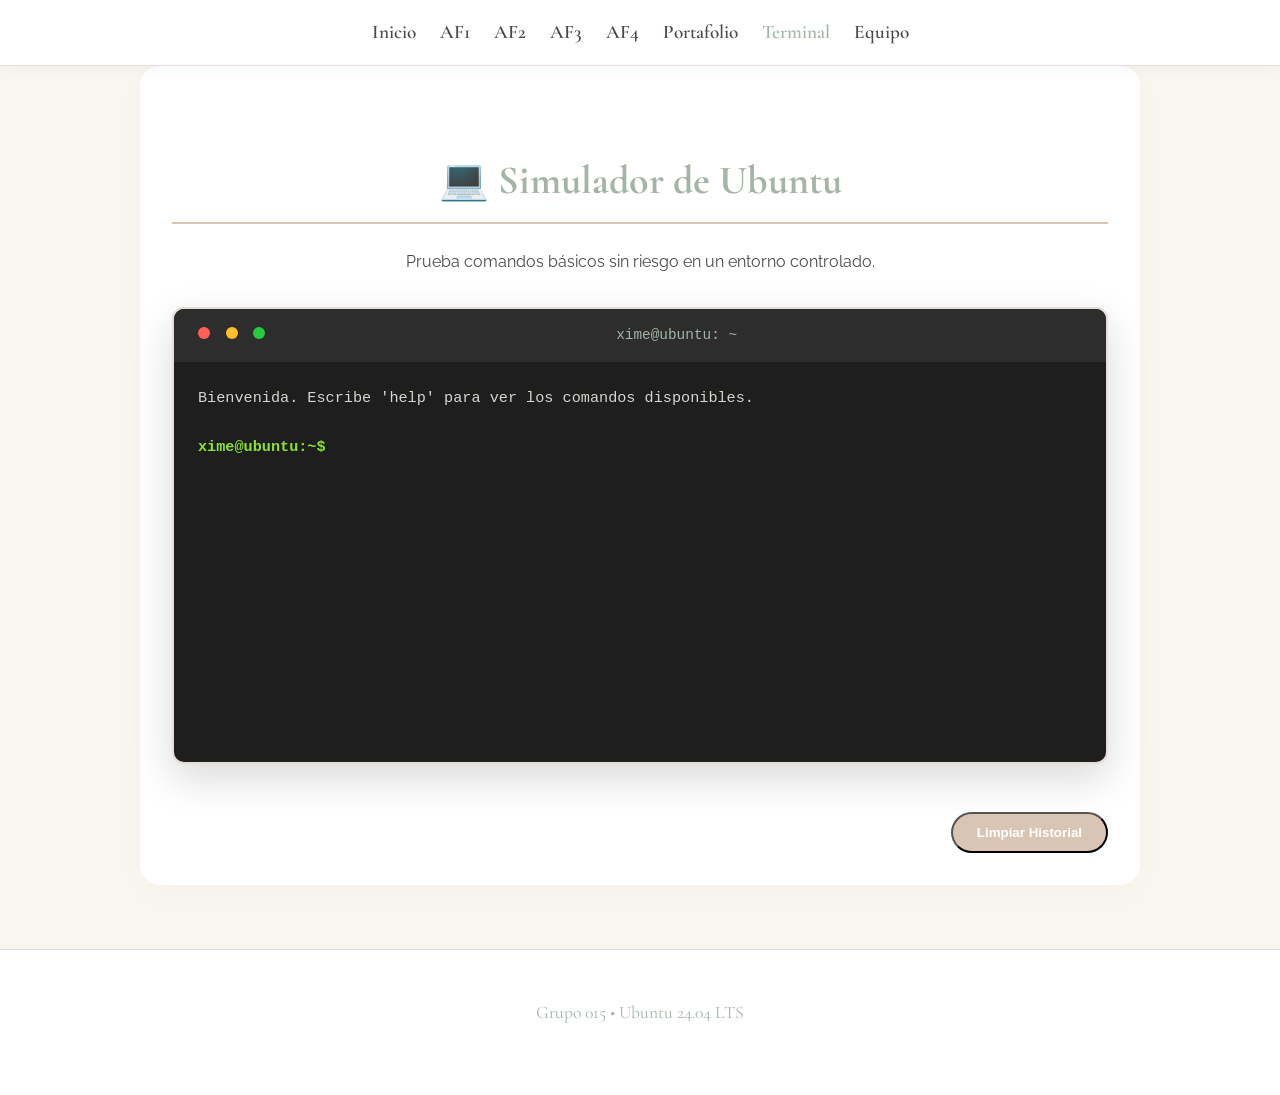
<file: terminal.html>
<!DOCTYPE html>
<html lang="es">
<head>
    <meta charset="UTF-8">
    <meta name="viewport" content="width=device-width, initial-scale=1.0">
    <title>Simulador | Sistemas Operativos</title>
    <link rel="stylesheet" href="style.css">
    <style>
        .interactive-terminal { background-color: #1E1E1E; border-radius: 12px; box-shadow: 0 15px 40px rgba(0,0,0,0.15); border: 2px solid var(--border-color); overflow: hidden; font-family: 'Ubuntu Mono', monospace; margin: 2rem 0; }
        .terminal-head { background-color: #2D2D2D; padding: 0.8rem 1.5rem; display: flex; align-items: center; }
        .terminal-dots span { display: inline-block; width: 12px; height: 12px; border-radius: 50%; margin-right: 6px; }
        .terminal-body { height: 400px; padding: 1.5rem; overflow-y: auto; color: #F8F8F2; font-size: 0.95rem; display: flex; flex-direction: column; }
        .user-prompt { color: #8AE234; font-weight: bold; margin-right: 0.5rem; }
        .cmd-input { background: transparent; border: none; color: white; font-family: inherit; font-size: inherit; flex-grow: 1; outline: none; }
        .cmd-line { display: flex; align-items: center; margin-top: 0.5rem; }
        .cmd-output { color: #D3D7CF; margin-bottom: 1rem; white-space: pre-wrap; }
    </style>
</head>
<body>
    <nav>
        <a href="index.html">Inicio</a>
        <a href="af1.html">AF1</a>
        <a href="af2.html">AF2</a>
        <a href="af3.html">AF3</a>
        <a href="af4.html">AF4</a>
        <a href="actividades.html">Portafolio</a>
        <a href="terminal.html" class="active">Terminal</a>
        <a href="equipo.html">Equipo</a>
    </nav>

    <main>
        <h2 style="display:block; text-align:center;">💻 Simulador de Ubuntu</h2>
        <p style="text-align:center;">Prueba comandos básicos sin riesgo en un entorno controlado.</p>

        <div class="interactive-terminal">
            <div class="terminal-head">
                <div class="terminal-dots">
                    <span style="background:#FF5F56"></span>
                    <span style="background:#FFBD2E"></span>
                    <span style="background:#27C93F"></span>
                </div>
                <div style="color:#A3B5A6; font-size:0.9rem; margin-left:auto; margin-right:auto;">xime@ubuntu: ~</div>
            </div>
            
            <div class="terminal-body" id="t-body">
                <div class="cmd-output">Bienvenida. Escribe 'help' para ver los comandos disponibles.</div>
                <div id="t-history"></div>
                <div class="cmd-line">
                    <span class="user-prompt">xime@ubuntu:~$</span>
                    <input type="text" class="cmd-input" id="t-input" autocomplete="off" autofocus>
                </div>
            </div>
        </div>
        
        <div style="text-align:right;">
            <button class="btn" id="t-clear">Limpiar Historial</button>
        </div>
    </main>

    <footer><p>Grupo 015 • Ubuntu 24.04 LTS</p></footer>

    <script>
        const input = document.getElementById('t-input');
        const history = document.getElementById('t-history');
        const body = document.getElementById('t-body');

        document.getElementById('t-clear').onclick = () => { history.innerHTML = ''; input.focus(); };
        body.onclick = () => input.focus();

        input.addEventListener('keydown', (e) => {
            if (e.key === 'Enter') {
                const cmd = input.value.trim();
                let out = '';
                
                if(cmd) {
                    const c = cmd.split(' ')[0].toLowerCase();
                    if(c === 'help') out = "Comandos: help, whoami, pwd, ls, date, clear, uname, echo, cat, mkdir, touch, rm, cp, mv, grep, find, wc, head, tail, sort";
                    else if(c === 'whoami') out = "xime";
                    else if(c === 'pwd') out = "/home/xime";
                    else if(c === 'ls') out = "Descargas Documentos Imágenes Música";
                    else if(c === 'date') out = new Date().toString();
                    else if(c === 'uname') out = "Linux ubuntu 6.8.0-31-generic";
                    else if(c === 'echo') out = cmd.substring(5) || "Uso: echo [texto]";
                    else if(c === 'cat') out = "Uso: cat [archivo]";
                    else if(c === 'mkdir') out = "Directorio creado.";
                    else if(c === 'touch') out = "Archivo creado.";
                    else if(c === 'rm') out = "Archivo eliminado.";
                    else if(c === 'cp') out = "Archivo copiado.";
                    else if(c === 'mv') out = "Archivo movido.";
                    else if(c === 'grep') out = "Búsqueda completada.";
                    else if(c === 'find') out = "Búsqueda de archivos completada.";
                    else if(c === 'wc') out = "0 0 0";
                    else if(c === 'head') out = "Primeras líneas del archivo.";
                    else if(c === 'tail') out = "Últimas líneas del archivo.";
                    else if(c === 'sort') out = "Contenido ordenado.";
                    else if(c === 'clear') { history.innerHTML = ''; input.value = ''; return; }
                    else out = "Comando no encontrado. Escribe 'help'.";
                }

                history.innerHTML += `<div class="cmd-line"><span class="user-prompt">xime@ubuntu:~$</span> ${cmd}</div>`;
                if(out) history.innerHTML += `<div class="cmd-output">${out}</div>`;
                
                input.value = '';
                body.scrollTop = body.scrollHeight;
            }
        });
    </script>
</body>
</html>
</file>
<file: style.css>
/* ================= style.css ================= */
@import url('https://fonts.googleapis.com/css2?family=Cormorant+Garamond:ital,wght@0,400;0,600;0,700;1,400&family=Raleway:wght@300;400;600&display=swap');

:root {
    --bg-color: #F9F6F0;       /* Fondo principal cálido pastel */
    --accent-color: #D9C5B3;   /* Acentos (botones, highlights) */
    --detail-color: #A3B5A6;   /* Detalles (íconos, subtítulos verde sage) */
    --text-color: #4A4A4A;     /* Texto principal, suave pero legible */
    --border-color: #E8DCD9;   /* Bordes y separadores */
    --card-bg: #FFFFFF;        /* Fondo de tarjetas */
}

* { margin: 0; padding: 0; box-sizing: border-box; }

body {
    font-family: 'Raleway', sans-serif;
    background-color: var(--bg-color);
    color: var(--text-color);
    line-height: 1.7;
    font-size: 16px;
}

h1, h2, h3, h4, .serif-text {
    font-family: 'Cormorant Garamond', serif;
    color: var(--text-color);
}

h1 { font-size: 3.5rem; text-align: center; margin-bottom: 0.5rem; }
h2 { font-size: 2.5rem; margin-top: 3rem; margin-bottom: 1.5rem; border-bottom: 2px solid var(--accent-color); padding-bottom: 0.5rem; display: inline-block; color: var(--detail-color); }
h3 { font-size: 1.8rem; margin-top: 2rem; margin-bottom: 1rem; color: #6d7c71; }
p, ul, table { margin-bottom: 1.2rem; }
ul { margin-left: 2rem; }
li { margin-bottom: 0.5rem; }

/* Navegación */
nav {
    background-color: var(--card-bg);
    padding: 1rem 2rem;
    position: sticky;
    top: 0;
    z-index: 1000;
    box-shadow: 0 4px 15px rgba(0,0,0,0.03);
    display: flex;
    justify-content: center;
    flex-wrap: wrap;
    gap: 1.5rem;
    border-bottom: 1px solid var(--border-color);
}
nav a {
    text-decoration: none;
    color: var(--text-color);
    font-family: 'Cormorant Garamond', serif;
    font-weight: 600;
    font-size: 1.2rem;
    transition: color 0.3s ease;
}
nav a:hover, nav a.active { color: var(--detail-color); }

/* Contenedores */
header { padding: 5rem 2rem 3rem; text-align: center; }
.subtitle { font-size: 1.2rem; color: var(--detail-color); font-style: italic; max-width: 600px; margin: 0 auto; }
main { max-width: 1000px; margin: 0 auto; padding: 2rem; background: var(--card-bg); box-shadow: 0 10px 40px rgba(0,0,0,0.02); border-radius: 20px; margin-bottom: 4rem; }

/* Tarjetas y Grids */
.grid { display: grid; grid-template-columns: repeat(auto-fit, minmax(280px, 1fr)); gap: 1.5rem; margin-top: 1.5rem; }
.card { background: var(--bg-color); border-radius: 12px; padding: 2rem; border: 1px solid var(--border-color); transition: transform 0.3s ease; }
.card:hover { transform: translateY(-3px); box-shadow: 0 8px 20px rgba(0,0,0,0.04); }

/* Bloques de Código/Terminal */
.terminal-block {
    background-color: #2b2b2b;
    color: #e4e4e4;
    font-family: 'Courier New', Courier, monospace;
    padding: 1rem 1.5rem;
    border-radius: 8px;
    border-left: 5px solid var(--detail-color);
    margin: 1.5rem 0;
    overflow-x: auto;
    font-size: 0.95rem;
}

/* Imágenes */
.image-wrapper { margin: 2rem 0; text-align: center; }
.image-wrapper img { max-width: 100%; height: auto; border-radius: 12px; box-shadow: 0 10px 30px rgba(0,0,0,0.06); border: 1px solid var(--border-color); }
.image-wrapper figcaption { margin-top: 0.8rem; font-size: 0.9rem; color: var(--detail-color); font-style: italic; }

/* Tablas */
table { width: 100%; border-collapse: collapse; margin-top: 1.5rem; font-size: 0.95rem; }
th, td { padding: 1rem; text-align: left; border-bottom: 1px solid var(--border-color); }
th { background-color: var(--bg-color); color: var(--detail-color); font-family: 'Cormorant Garamond', serif; font-size: 1.2rem; }

/* Botones */
.btn { display: inline-block; background-color: var(--accent-color); color: #fff; padding: 0.7rem 1.5rem; border-radius: 30px; text-decoration: none; font-weight: 600; transition: background 0.3s; margin-top: 1rem; }
.btn:hover { background-color: var(--detail-color); }

footer { text-align: center; padding: 3rem; background-color: var(--card-bg); border-top: 1px solid var(--border-color); color: var(--detail-color); font-family: 'Cormorant Garamond', serif; font-size: 1.1rem; }
</file>
